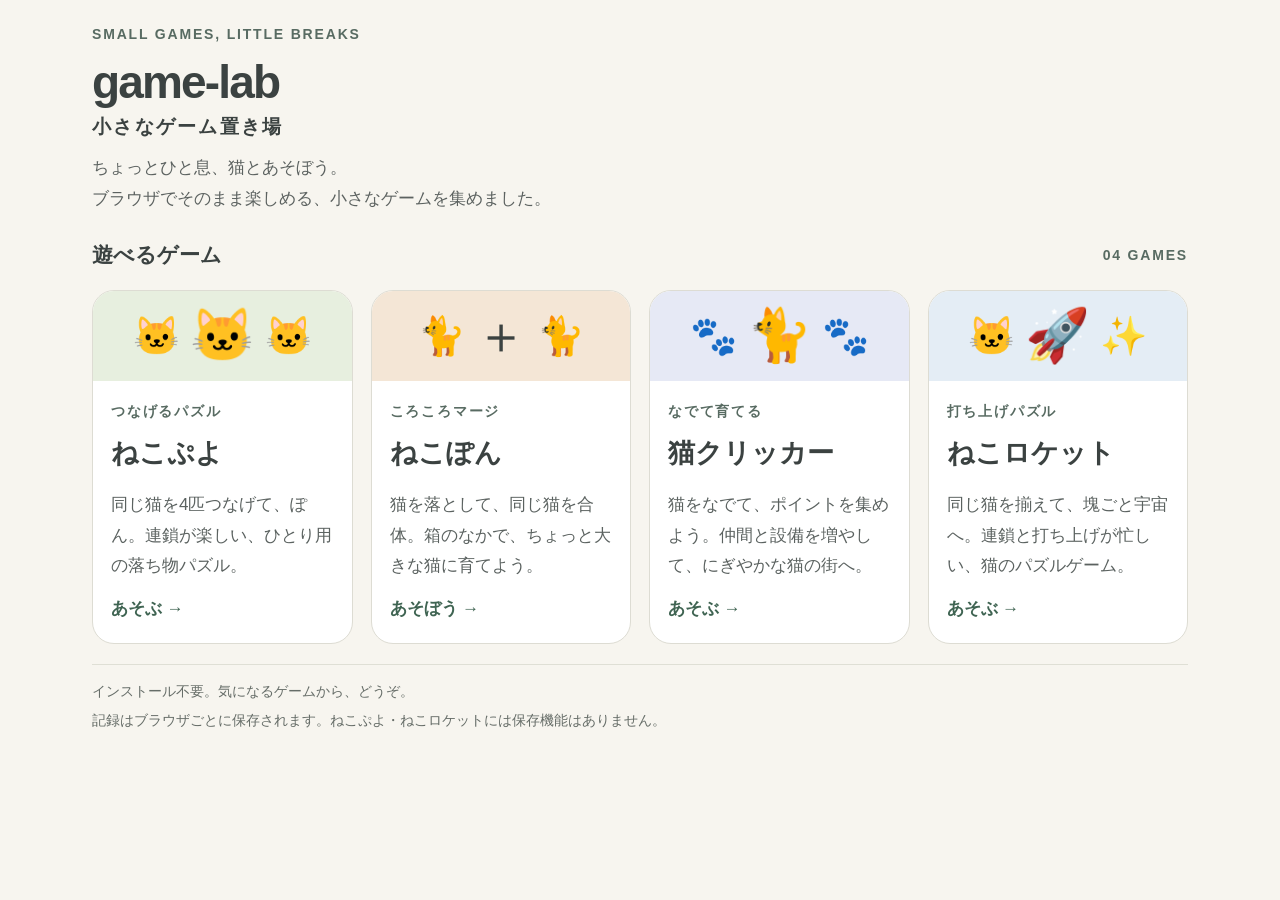
<file: index.html>
<!doctype html>
<html lang="ja">
<head>
  <meta charset="utf-8">
  <meta name="viewport" content="width=device-width, initial-scale=1">
  <meta name="description" content="ねこぷよ、ねこぽん、猫クリッカー、ねこロケット。ブラウザで気軽に遊べる、小さなゲーム置き場。">
  <meta name="theme-color" content="#f7f5ef">
  <title>game-lab | 小さなゲーム置き場</title>
  <link rel="icon" href="data:,">
  <link rel="stylesheet" href="./assets/css/style.css">
</head>
<body>
  <main class="container">
    <header class="intro">
      <p class="eyebrow">SMALL GAMES, LITTLE BREAKS</p>
      <h1>game-lab<span>小さなゲーム置き場</span></h1>
      <p class="lead">ちょっとひと息、猫とあそぼう。<br>ブラウザでそのまま楽しめる、小さなゲームを集めました。</p>
    </header>
    <section aria-labelledby="games-title">
      <div class="section-heading"><h2 id="games-title">遊べるゲーム</h2><span>04 GAMES</span></div>
      <div class="games">
        <article class="game-card puyo"><div class="card-art" aria-hidden="true">🐱 <span>🐱</span> 🐱</div><div class="card-body"><p class="genre">つなげるパズル</p><h3><a href="./nekopuyo/">ねこぷよ</a></h3><p>同じ猫を4匹つなげて、ぽん。連鎖が楽しい、ひとり用の落ち物パズル。</p><span class="play" aria-hidden="true">あそぶ →</span></div></article>
        <article class="game-card pon"><div class="card-art" aria-hidden="true">🐈 <span>＋</span> 🐈</div><div class="card-body"><p class="genre">ころころマージ</p><h3><a href="./nekopon/">ねこぽん</a></h3><p>猫を落として、同じ猫を合体。箱のなかで、ちょっと大きな猫に育てよう。</p><span class="play" aria-hidden="true">あそぼう →</span></div></article>
        <article class="game-card clicker"><div class="card-art" aria-hidden="true">🐾 <span>🐈</span> 🐾</div><div class="card-body"><p class="genre">なでて育てる</p><h3><a href="./cat-clicker/">猫クリッカー</a></h3><p>猫をなでて、ポイントを集めよう。仲間と設備を増やして、にぎやかな猫の街へ。</p><span class="play" aria-hidden="true">あそぶ →</span></div></article>
        <article class="game-card rocket"><div class="card-art" aria-hidden="true">🐱 <span>🚀</span> ✨</div><div class="card-body"><p class="genre">打ち上げパズル</p><h3><a href="./nekorocket/">ねこロケット</a></h3><p>同じ猫を揃えて、塊ごと宇宙へ。連鎖と打ち上げが忙しい、猫のパズルゲーム。</p><span class="play" aria-hidden="true">あそぶ →</span></div></article>
      </div>
    </section>
    <footer><p>インストール不要。気になるゲームから、どうぞ。</p><p>記録はブラウザごとに保存されます。ねこぷよ・ねこロケットには保存機能はありません。</p></footer>
  </main>
</body>
</html>
</file>
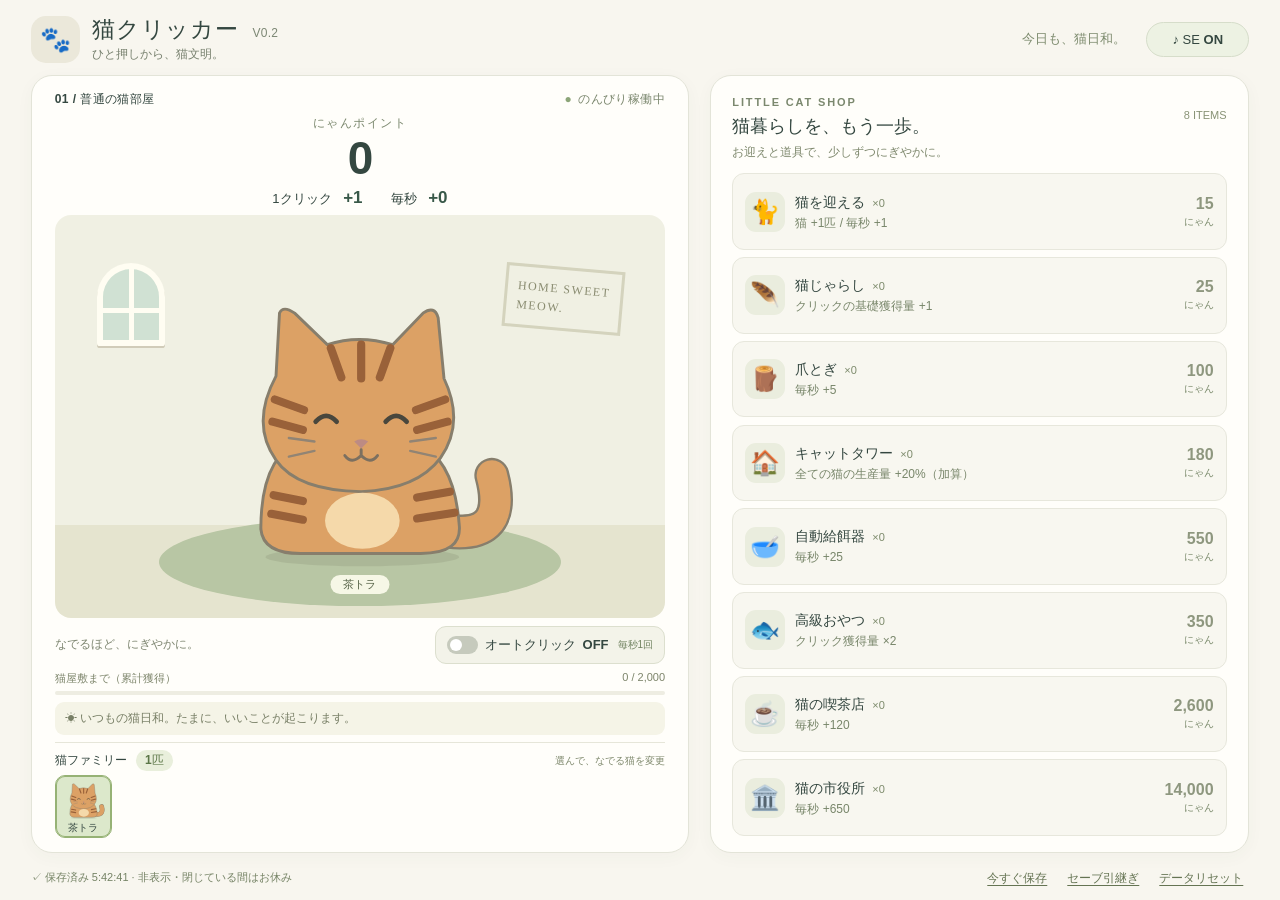
<file: cat-clicker/index.html>
<!doctype html>
<html lang="ja">
<head>
  <meta charset="utf-8"><meta name="viewport" content="width=device-width, initial-scale=1"><meta name="theme-color" content="#f8f6ef">
  <title>猫クリッカー V0.2</title>
  <link rel="icon" href="data:image/svg+xml,%3Csvg xmlns=%22http://www.w3.org/2000/svg%22 viewBox=%220 0 64 64%22%3E%3Ctext y=%2252%22 font-size=%2252%22%3E🐱%3C/text%3E%3C/svg%3E">
  <link rel="stylesheet" href="style.css">
  <script src="engine.js" defer></script><script src="cats.js" defer></script><script src="audio.js" defer></script><script src="game.js" defer></script>
</head>
<body>
<div class="app">
  <header>
    <div class="brand"><span class="brand-icon" aria-hidden="true">🐾</span><div><h1>猫クリッカー <span>V0.2</span></h1><p>ひと押しから、猫文明。</p></div></div>
    <div class="header-actions"><span class="version">今日も、猫日和。</span><button id="sound" aria-pressed="true" title="効果音の切り替え">♪ SE <b>ON</b></button></div>
  </header>
  <main>
    <section class="play panel" aria-label="猫のお部屋">
      <div class="room-heading"><span id="stage">01 / 普通の猫部屋</span><span class="live-dot">のんびり稼働中</span></div>
      <div class="balance"><div class="eyebrow">にゃんポイント</div><div id="points">0</div><div class="rates"><span>1クリック <b id="click-value">+1</b></span><span>毎秒 <b id="production">+0</b></span></div></div>
      <div class="cat-scene" id="scene">
        <div class="window" aria-hidden="true"></div><span class="wall-note" aria-hidden="true">HOME SWEET<br>MEOW.</span><div class="rug" aria-hidden="true"></div>
        <button id="cat-button" aria-label="猫をクリックしてポイント獲得"></button>
        <div id="event-visual"></div><div id="particles" aria-hidden="true"></div><div class="cat-name" id="cat-name">茶トラ</div>
        <span id="scene-event-label" hidden></span>
      </div>
      <div class="interaction"><span class="hint">なでるほど、にぎやかに。</span><button id="auto" aria-pressed="false" title="ONで毎秒1回なでます"><span class="switch"></span>オートクリック <b>OFF</b><small>毎秒1回</small></button></div>
      <div class="stage-progress"><div class="progress-label"><span id="next-stage">猫屋敷まで</span><span id="progress-text">0 / 2,000</span></div><div class="progress"><div id="progress-bar"></div></div></div>
      <div id="event-area" class="event-area"><span id="event-message" role="status"></span><span id="event-countdown"></span></div>
      <section class="colony" aria-label="猫ファミリー">
        <div class="colony-header"><h2>猫ファミリー <span id="cat-count">1匹</span></h2><span class="colony-help" id="family-note">選んで、なでる猫を変更</span></div>
        <div id="cat-family"></div>
      </section>
    </section>
    <aside class="shop panel" aria-label="アップグレードショップ">
      <div class="section-title"><div><span class="eyebrow">LITTLE CAT SHOP</span><h2>猫暮らしを、もう一歩。</h2></div><span>8 ITEMS</span></div>
      <p class="shop-help">お迎えと道具で、少しずつにぎやかに。</p><div id="shop-items"></div>
    </aside>
  </main>
  <footer><span id="save-status" role="status">自動保存の準備中</span><div class="footer-actions"><button id="save">今すぐ保存</button><button id="transfer">セーブ引継ぎ</button><button id="reset">データリセット</button></div></footer>
</div>
<div id="toast" role="status"></div>
<dialog id="reset-dialog"><h2>本当にリセットしますか？</h2><p>V0.2のポイント、猫、購入した道具を初期状態に戻します。V0.1の保存とSE設定は残ります。</p><div class="dialog-actions"><button id="cancel-reset">やめる</button><button id="confirm-reset">リセットする</button></div></dialog>
<dialog id="transfer-dialog">
  <h2>セーブデータの引継ぎ</h2><p>V0.1の保存JSON、またはV0.2のバックアップを貼り付けてください。現在の進行は、確認後に置き換わります。</p>
  <details><summary>V0.1からデータを取り出すには</summary><p>同じブラウザでV0.1を開き「今すぐ保存」。F12 → Console（コンソール）で次の1行を入力すると、保存データをコピーできます。</p><code>copy(localStorage.getItem('cat-clicker-v01'))</code><p>この処理はV0.1の保存を書き換えません。コピーした内容を下へ貼り付けてください。</p></details>
  <label for="import-data">保存JSON</label><textarea id="import-data" rows="4" spellcheck="false" placeholder="ここに保存データを貼り付け"></textarea>
  <p id="import-status" role="status">V0.1とV0.2の形式に対応しています。</p>
  <div class="dialog-actions"><button id="export-save">今のデータを書き出す</button><button id="preview-import">内容を確認</button><button id="apply-import" hidden>この内容を読み込む</button><button id="close-transfer">閉じる</button></div>
</dialog>
</body></html>
</file>
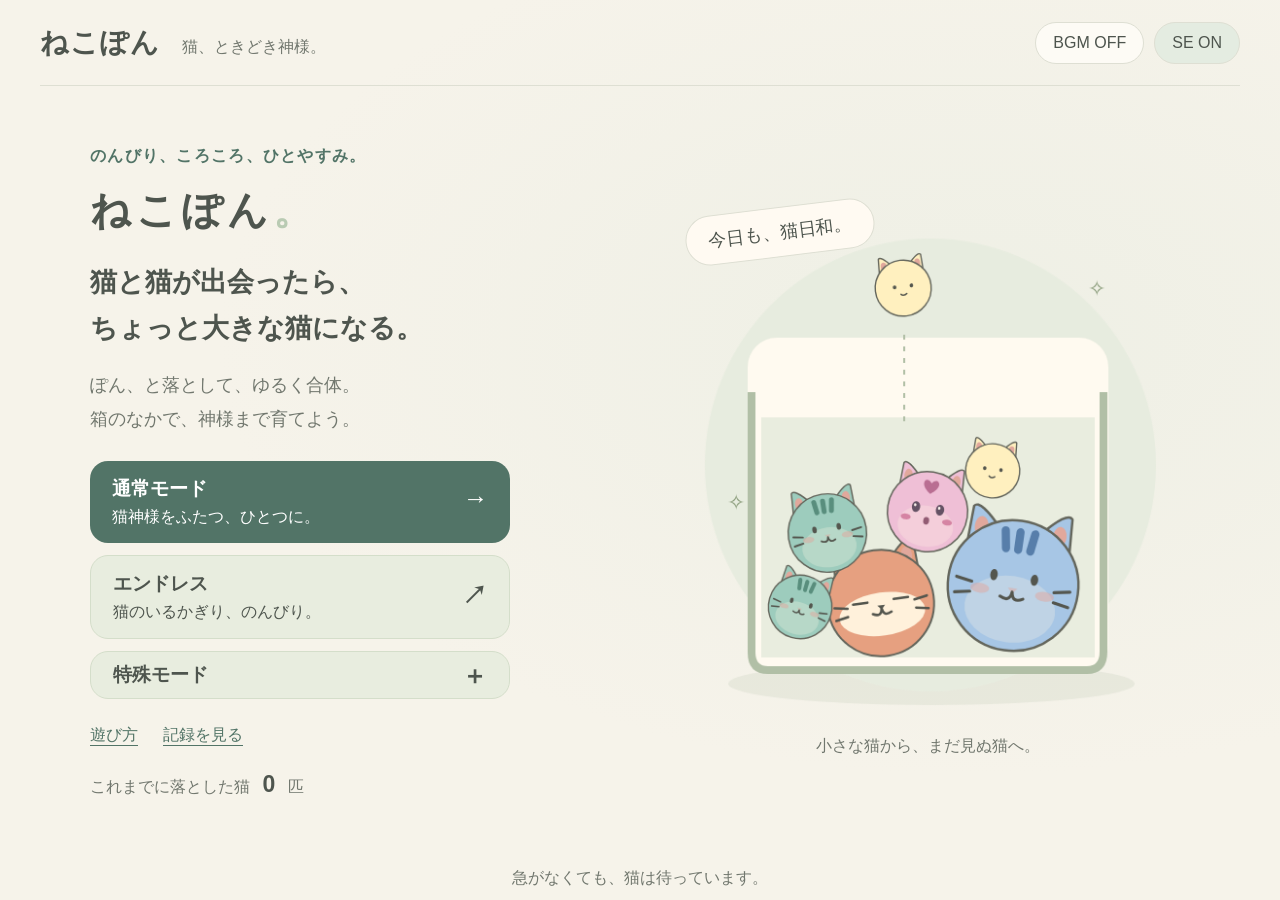
<file: nekopon/index.html>
<!doctype html>
<html lang="ja">
<head>
  <meta charset="utf-8"><meta name="viewport" content="width=device-width, initial-scale=1, viewport-fit=cover">
  <meta name="theme-color" content="#f6f3ea">
  <title>ねこぽん — 猫、ときどき神様。</title>
  <link rel="icon" href="data:,">
  <link rel="stylesheet" href="style.css">
  <link rel="stylesheet" href="responsive.css">
</head>
<body>
  <div class="app">
    <header class="topbar"><a class="brand" href="#" id="home">ねこぽん<span>猫、ときどき神様。</span></a><div class="audio-controls"><button id="bgm" class="pill" aria-pressed="false">BGM OFF</button><button id="se" class="pill" aria-pressed="true">SE ON</button></div></header>
    <main id="title-screen" class="title-screen">
      <section class="intro"><p class="eyebrow">のんびり、ころころ、ひとやすみ。</p><h1>ねこぽん<span class="title-dot">。</span></h1><p class="lead">猫と猫が出会ったら、<br>ちょっと大きな猫になる。</p><p class="intro-note">ぽん、と落として、ゆるく合体。<br>箱のなかで、神様まで育てよう。</p>
        <div class="mode-buttons"><button id="normal" class="primary">通常モード <span>猫神様をふたつ、ひとつに。</span><b aria-hidden="true">→</b></button><button id="endless" class="secondary">エンドレス <span>猫のいるかぎり、のんびり。</span><b aria-hidden="true">↗</b></button><button id="special" class="secondary" aria-haspopup="dialog">特殊モード <b aria-hidden="true">＋</b></button></div>
        <div class="title-links"><button id="help-title" class="text-button">遊び方</button><button id="records" class="text-button">記録を見る</button></div>
        <p class="lifetime">これまでに落とした猫 <strong id="title-drops">0</strong> 匹</p>
      </section>
      <section class="hero-art" aria-label="箱に集まった、まるい猫たち"><div class="hero-label">今日も、猫日和。</div><canvas id="hero" width="540" height="570"></canvas><p>小さな猫から、まだ見ぬ猫へ。</p></section>
    </main>
    <main id="play-screen" class="play-screen" hidden>
      <aside class="stats-panel panel">
        <div class="mode-row"><span class="eyebrow" id="mode-label">通常モード</span><span class="status-dot"></span></div>
        <div class="score-block"><label>スコア</label><strong id="score">0</strong><div class="best-row">BEST <span id="best">0</span></div></div>
        <div class="next-block"><label>NEXT</label><canvas id="next-cat" width="150" height="105"></canvas><strong id="next-name">チビ</strong></div>
        <div id="play-controls" class="play-controls">
          <div class="small-stats"><p>今回の猫 <strong><span id="drops">0</span> 匹</strong></p><p>通算の猫 <strong><span id="total-drops">0</span> 匹</strong></p></div>
          <button id="pause" class="secondary">一時停止 <span aria-hidden="true">Ⅱ</span></button>
        </div>
      </aside>
      <section class="board-column"><div class="board-heading"><span id="current-name">チビを落とす</span><span id="ready">ぽん、とどうぞ</span></div><div class="board-shell"><canvas id="board" width="480" height="660" tabindex="0" role="application" aria-label="猫を落とす箱。左右キーで移動、SpaceまたはEnterで落下。PまたはEscapeで一時停止。"></canvas><div id="toast" class="toast" aria-live="polite"></div></div><p class="board-caption" id="board-caption">同じ猫が出会うと、ひとつ大きく。</p></section>
      <aside class="guide-panel panel"><div class="guide-heading"><h2>猫のあゆみ</h2><span id="found-count">0 / 10</span></div><p class="muted">出会った猫を、少しずつ。</p><ol id="catalog" class="catalog"></ol><div class="mini-help"><h3>あそびかた</h3><p>左右にねらって、クリック。<br>同じ猫どうしで、ぽん。</p><button id="help-play" class="text-button">操作をくわしく →</button></div></aside>
      <div class="mobile-tools"><button id="collection" class="secondary">猫のあゆみ</button><button id="help-mobile" class="secondary">遊び方</button></div>
    </main>
    <footer id="footer">急がなくても、猫は待っています。</footer>
    <p id="save-warning" class="save-warning" hidden>保存できないため、記録はこの画面を閉じるまで有効です。</p>
  </div>
  <dialog id="modal"><div class="modal-content"><div id="modal-body"></div><div id="modal-actions" class="modal-actions"></div></div></dialog>
  <script src="src/config.js"></script><script src="src/modes.js"></script><script src="src/physics.js"></script><script src="src/engine.js"></script><script src="src/storage.js"></script><script src="src/renderer.js"></script><script src="src/audio.js"></script><script src="src/app.js"></script>
</body>
</html>
</file>
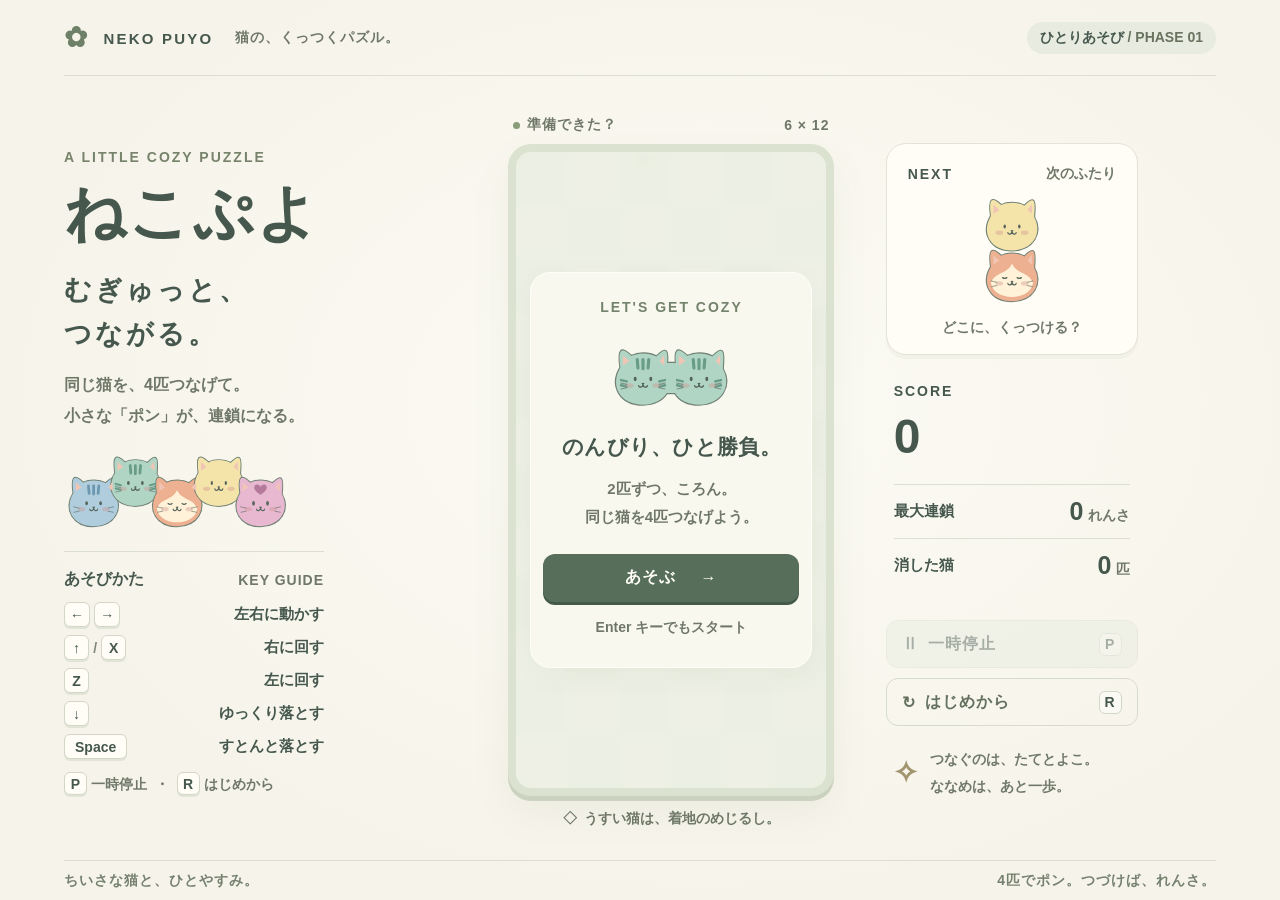
<file: nekopuyo/index.html>
<!doctype html>
<html lang="ja">
<head>
  <meta charset="utf-8">
  <meta name="viewport" content="width=device-width, initial-scale=1">
  <meta name="theme-color" content="#f6f4ea">
  <title>ねこぷよ</title>
  <link rel="icon" href="data:,">
  <link rel="stylesheet" href="styles.css">
  <script defer src="src/config.js"></script>
  <script defer src="src/engine.js"></script>
  <script defer src="src/renderer.js"></script>
  <script defer src="src/input.js"></script>
  <script defer src="src/app.js"></script>
</head>
<body>
  <div class="app-shell">
    <header class="masthead">
      <a class="wordmark" href="./index.html" aria-label="ねこぷよ ホーム"><span class="paw" aria-hidden="true">✿</span> NEKO PUYO</a>
      <span class="header-note">猫の、くっつくパズル。</span>
      <span class="phase-tag">ひとりあそび <span> / PHASE 01</span></span>
    </header>

    <main class="game-layout">
      <aside class="intro">
        <div class="intro-copy">
          <p class="eyebrow">A LITTLE COZY PUZZLE</p>
          <h1 data-game-title>ねこぷよ</h1>
          <p class="catchphrase">むぎゅっと、<br>つながる。</p>
          <p class="description">同じ猫を、4匹つなげて。<br>小さな「ポン」が、連鎖になる。</p>
        </div>
        <canvas id="family" class="family" aria-label="青い縦線、緑のしま、オレンジのハチワレ、黄色のまる、桃色のハートの5種類の猫"></canvas>
        <section class="how-to" aria-labelledby="how-title">
          <h2 id="how-title">あそびかた <span>KEY GUIDE</span></h2>
          <div class="key-row"><span><kbd>←</kbd> <kbd>→</kbd></span><span>左右に動かす</span></div>
          <div class="key-row"><span><kbd>↑</kbd> <span class="or">/</span> <kbd>X</kbd></span><span>右に回す</span></div>
          <div class="key-row"><span><kbd>Z</kbd></span><span>左に回す</span></div>
          <div class="key-row"><span><kbd>↓</kbd></span><span>ゆっくり落とす</span></div>
          <div class="key-row"><span><kbd class="wide-key">Space</kbd></span><span>すとんと落とす</span></div>
          <p class="key-foot"><kbd>P</kbd> 一時停止 <span>・</span> <kbd>R</kbd> はじめから</p>
        </section>
      </aside>

      <section class="play-area" aria-label="ゲーム盤面">
        <div class="board-heading"><span><i class="status-dot"></i><span id="state-label">準備できた？</span></span><span>6 × 12</span></div>
        <div class="board-frame" id="board-frame">
          <canvas id="board" role="img" aria-label="6列12段の猫パズル盤面"></canvas>
          <div id="chain-toast" class="chain-toast" aria-hidden="true"></div>
          <div id="overlay" class="overlay">
            <div class="overlay-card">
              <p class="overlay-eyebrow" id="overlay-eyebrow">LET'S GET COZY</p>
              <canvas id="welcome-cats" aria-hidden="true"></canvas>
              <h2 id="overlay-title">のんびり、ひと勝負。</h2>
              <p id="overlay-description">2匹ずつ、ころん。<br>同じ猫を4匹つなげよう。</p>
              <button id="main-action" class="button primary">あそぶ <span aria-hidden="true">→</span></button>
              <p id="start-hint" class="start-hint">Enter キーでもスタート</p>
            </div>
          </div>
        </div>
        <p class="board-caption"><span aria-hidden="true">◇</span> うすい猫は、着地のめじるし。</p>
      </section>

      <aside class="dashboard">
        <section class="next-card" aria-label="次の猫">
          <div class="card-heading"><h2>NEXT</h2><span>次のふたり</span></div>
          <canvas id="next" aria-label="次に落ちる2匹"></canvas>
          <p>どこに、くっつける？</p>
        </section>
        <section class="score-card" aria-label="成績">
          <h2>SCORE</h2>
          <p class="score" id="score">0</p>
          <div class="stat-row"><span>最大連鎖</span><p><strong id="max-chain">0</strong> <span>れんさ</span></p></div>
          <div class="stat-row"><span>消した猫</span><p><strong id="cleared-count">0</strong> <span>匹</span></p></div>
        </section>
        <div class="game-actions">
          <button id="pause" class="button secondary" disabled><span aria-hidden="true">Ⅱ</span> 一時停止 <kbd>P</kbd></button>
          <button id="restart" class="button quiet"><span aria-hidden="true">↻</span> はじめから <kbd>R</kbd></button>
        </div>
        <div class="little-tip"><span class="tip-mark" aria-hidden="true">✧</span><p>つなぐのは、たてとよこ。<br>ななめは、あと一歩。</p></div>
      </aside>

      <nav class="touch-controls" aria-label="タッチ操作">
        <button data-action="left" aria-label="左に移動">←</button>
        <button data-action="right" aria-label="右に移動">→</button>
        <button data-action="rotateLeft" aria-label="左回転">↶</button>
        <button data-action="rotateRight" aria-label="右回転">↷</button>
        <button data-action="softDrop" aria-label="ソフトドロップ">↓</button>
        <button data-action="hardDrop" aria-label="ハードドロップ">⇓</button>
      </nav>
    </main>
    <footer><span>ちいさな猫と、ひとやすみ。</span><span>4匹でポン。つづけば、れんさ。</span></footer>
    <p class="sr-only" id="announcement" aria-live="polite"></p>
  </div>
</body>
</html>
</file>
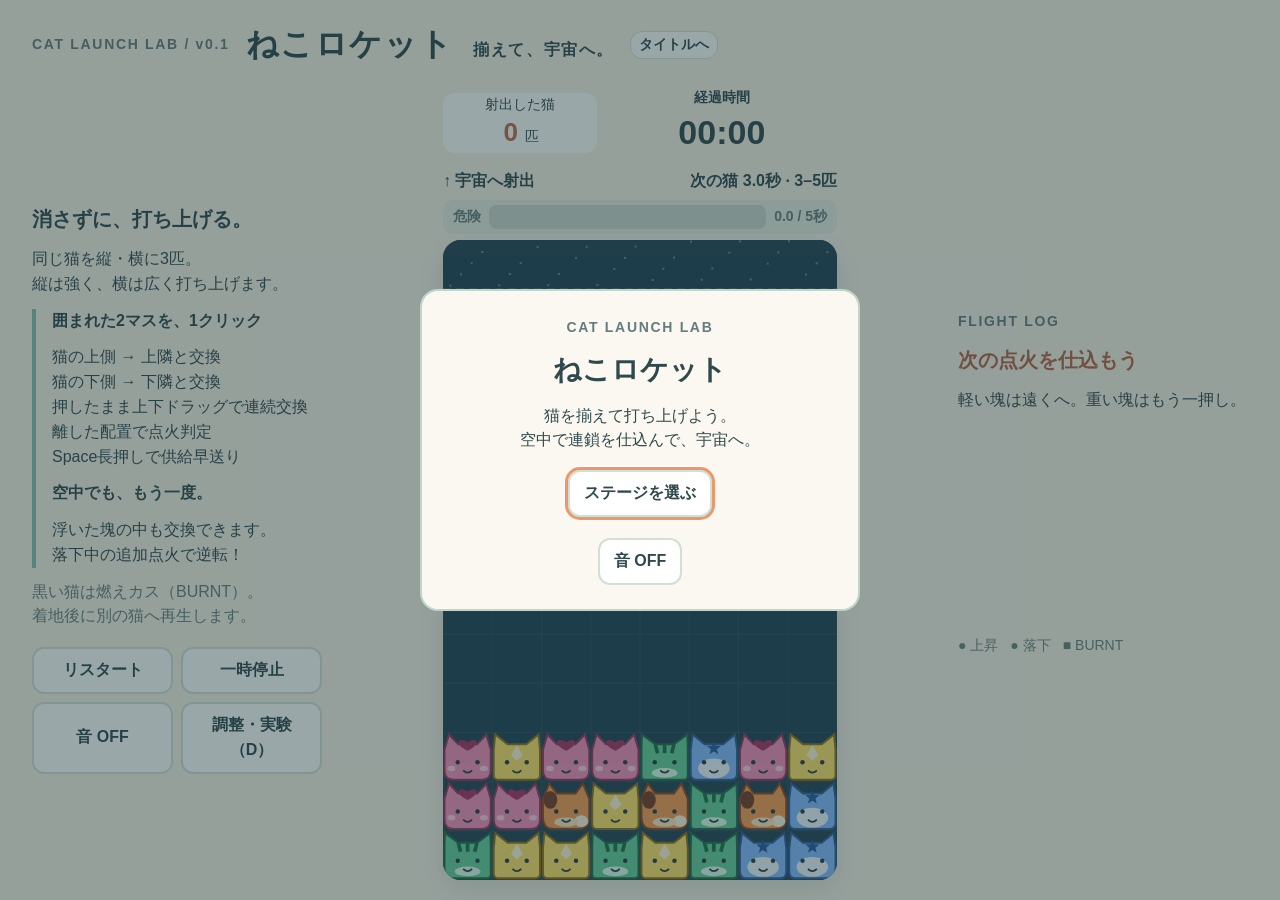
<file: nekorocket/index.html>
<!doctype html>
<html lang="ja"><head><meta charset="utf-8"><meta name="viewport" content="width=device-width,initial-scale=1"><title>ねこロケット v0.1</title><link rel="stylesheet" href="style.css?v=20261008-ui-phase-1"></head>
<body><main>
<header><div><span class="eyebrow">CAT LAUNCH LAB / v0.1</span><h1>ねこロケット<span>揃えて、宇宙へ。</span></h1><button id="toTitle" class="menu-link">タイトルへ</button></div></header>
<section class="play"><aside><h2>消さずに、打ち上げる。</h2><p>同じ猫を縦・横に3匹。<br>縦は強く、横は広く打ち上げます。</p><div class="guide"><b>囲まれた2マスを、1クリック</b><p>猫の上側 → 上隣と交換<br>猫の下側 → 下隣と交換<br>押したまま上下ドラッグで連続交換<br>離した配置で点火判定<br>Space長押しで供給早送り</p><b>空中でも、もう一度。</b><p>浮いた塊の中も交換できます。<br>落下中の追加点火で逆転！</p></div><p class="note">黒い猫は燃えカス（BURNT）。<br>着地後に別の猫へ再生します。</p><div class="controls"><button id="restart">リスタート</button><button id="pause">一時停止</button><button id="sound" aria-pressed="false">音 OFF</button><button id="debugToggle">調整・実験（D）</button></div></aside>
<div class="board-wrap"><div class="board-stats" id="boardStats"><div class="score"><span class="score-caption">射出した猫</span><span><strong id="score">0</strong> 匹</span></div><div id="timer" class="timer" data-stage="0"><span class="timer-caption">経過時間</span><strong id="elapsed">00:00</strong><span id="stageLabel" class="stage-label" aria-live="polite"></span></div></div><div class="board-top" id="boardTop"><span>↑ 宇宙へ射出</span><span class="feed-status"><span id="next">次の猫 3.0秒</span><span id="fast" hidden>FAST</span></span></div><div id="dangerPanel" class="danger"><span>危険</span><progress id="danger" max="5" value="0" aria-label="危険ゲージ"></progress><span id="dangerText">0.0 / 5秒</span></div><div class="canvas-wrap"><canvas id="board" aria-label="縦2マスをクリック交換、猫を上下ドラッグして連続交換" tabindex="0"></canvas><div id="overlay" hidden><strong>GAME OVER</strong><p>リスタートでもう一度</p></div></div></div>
<aside class="telemetry"><span class="eyebrow">FLIGHT LOG</span><h2 id="flight">次の点火を仕込もう</h2><p id="status">まず浮かせて、連鎖で宇宙へ。</p><div id="log" aria-live="polite"></div><div class="legend"><span>● 上昇</span><span>● 落下</span><span>■ BURNT</span></div></aside></section>
</main>
<dialog id="menu" aria-label="ねこロケット 開始メニュー">
  <section id="titlePanel"><span class="eyebrow">CAT LAUNCH LAB</span><h2>ねこロケット</h2><p>猫を揃えて打ち上げよう。<br>空中で連鎖を仕込んで、宇宙へ。</p><button id="selectStage">ステージを選ぶ</button></section>
  <section id="selectPanel" hidden><h2>ステージ選択</h2><p>基本惑星<br>横点火で浮かせ、縦点火・連鎖で射出。</p><button id="startStandard">基本惑星をはじめる</button><button id="backTitle">戻る</button></section>
  <button id="menuSound" aria-pressed="false">音 OFF</button>
</dialog>
<dialog id="debug"><h2>打ち上げ実験室</h2><p>配置ボタンで盤面を置き換えます。実験中は猫の自動追加を止めます。</p><div class="scenarios"><button data-scene="light">軽い塊</button><button data-scene="heavy">重い塊</button><button data-scene="air">空中点火</button><button data-scene="land">着地点火</button><button data-scene="danger">危険ライン</button><button data-scene="fusion">融合・再点火</button></div><p>空中点火：中央列の下から3段目と4段目を交換。<br>融合：着地後、左から2列目の下2マスを交換。</p><p>横点火で浮かせ、縦点火・連鎖で宇宙へ。<br>上昇加速度は負で減速。設定は選択中の惑星だけに反映します。<br>再読み込みで初期値に戻ります。</p><label class="planet-picker">実験する惑星 <select id="debugPlanet" aria-label="実験する惑星"></select></label><p>惑星変更時は盤面をリスタートします。A〜Cは将来向けの物理設定例です。</p><div id="tuning"></div><pre id="metrics"></pre><p id="dragBuild"></p><button id="saveDragTrace">直前のドラッグ診断ログを保存</button><button id="closeDebug">閉じる</button></dialog>
<script src="config.js?v=20261008-ui-phase-1"></script><script src="engine.js?v=20261008-rescue-source-1"></script><script src="js/audio/sound-manifest.js?v=20261008-ui-phase-1"></script><script src="js/audio/sound-manager.js?v=20261008-ui-phase-1"></script><script src="js/audio/bgm-manifest.js?v=20261008-bgm-1"></script><script src="js/audio/bgm-manager.js?v=20261008-bgm-1"></script><script src="js/audio/game-audio.js?v=20261008-bgm-1"></script><script src="app.js?v=20261008-rescue-source-1"></script></body></html>
</file>
<file: assets/css/style.css>
*{box-sizing:border-box}html{color-scheme:light}body{margin:0;background:#f7f5ef;color:#3b4241;font-family:"Yu Gothic UI","Meiryo",sans-serif;font-size:17px;line-height:1.8}.container{max-width:1160px;margin:auto;padding:52px 32px 24px}.eyebrow,.genre,.section-heading>span{font-weight:700;letter-spacing:.13em;font-size:14px;color:#586b62}.intro{margin-bottom:42px}h1{font-size:clamp(40px,5vw,64px);line-height:1.2;margin:12px 0 22px;letter-spacing:-.04em}h1 span{display:block;font-size:19px;letter-spacing:.12em;margin-top:12px}.lead{color:#5c6260}.section-heading{display:flex;align-items:center;justify-content:space-between;margin-bottom:16px}h2{font-size:21px;margin:0}.games{display:grid;grid-template-columns:repeat(3,minmax(0,1fr));gap:24px}.game-card{position:relative;border:1px solid #dddcd3;border-radius:22px;background:#fff;overflow:hidden;transition:transform .18s,box-shadow .18s}.game-card:hover,.game-card:focus-within{transform:translateY(-4px);box-shadow:0 12px 28px #38493c12}.card-art{height:130px;display:flex;align-items:center;justify-content:center;gap:18px;font-size:38px;background:#e7efdf}.card-art span{font-size:52px}.pon .card-art{background:#f4e6d6}.clicker .card-art{background:#e6e9f5}.card-body{padding:24px}.genre{margin:0}h3{font-size:27px;margin:5px 0 12px}h3 a{color:inherit;text-decoration:none}h3 a:after{content:"";position:absolute;inset:0}h3 a:focus-visible{outline:3px solid #3f7155;outline-offset:5px}.card-body>p:not(.genre){margin:0;min-height:94px;color:#5b6260}.play{display:block;margin-top:22px;font-weight:700;color:#3f6452}footer{margin-top:34px;padding-top:16px;border-top:1px solid #dfdfd5;color:#666d68;font-size:14px}footer p{margin:4px 0}@media(max-width:760px){.container{padding:30px 20px}.intro{margin-bottom:30px}.games{grid-template-columns:1fr}.card-art{height:105px}.card-body>p:not(.genre){min-height:0}.section-heading>span{font-size:14px}}@media(prefers-reduced-motion:reduce){.game-card{transition:none}.game-card:hover,.game-card:focus-within{transform:none}}
@media(min-width:761px) and (max-height:950px){.container{padding:22px 32px 16px}.intro{margin-bottom:22px}.eyebrow{margin:0}h1{font-size:46px;margin:8px 0 14px}h1 span{margin-top:6px}.lead{margin:8px 0}.card-art{height:90px}.card-body{padding:18px}.card-body>p:not(.genre){min-height:92px}.play{margin-top:12px}footer{margin-top:20px;padding-top:10px}}

/* 4ゲームの一覧：広いPCは4列、狭いPC・タブレットは2列。 */
.rocket .card-art{background:#e4edf5}
@media(min-width:1100px){.games{grid-template-columns:repeat(4,minmax(0,1fr));gap:18px}.card-body{padding:18px}.card-art{gap:10px}}
@media(min-width:761px) and (max-width:1099px){.games{grid-template-columns:repeat(2,minmax(0,1fr))}}
</file>
<file: cat-clicker/style.css>
*{box-sizing:border-box}
:root{font-family:"Yu Gothic UI","Meiryo",sans-serif;color:#344740;background:#f8f6ef;font-size:16px;font-synthesis:none}
body{margin:0}button,textarea{font:inherit;color:inherit}button{cursor:pointer}button:disabled{cursor:not-allowed}button:focus-visible,summary:focus-visible{outline:3px solid #b87643;outline-offset:3px}button,svg{-webkit-tap-highlight-color:transparent}button{touch-action:manipulation}[hidden]{display:none!important}
.app{width:min(1440px,100%);height:100vh;height:100dvh;min-height:600px;margin:auto;padding:clamp(10px,1.6vh,20px) clamp(16px,2.4vw,38px) 8px;display:grid;grid-template-rows:auto minmax(0,1fr) auto;gap:clamp(8px,1.2vh,14px)}
header{display:flex;align-items:center;justify-content:space-between;gap:20px}.brand{display:flex;gap:12px;align-items:center}.brand-icon{font-size:25px;background:#ebe8da;border-radius:15px;padding:9px}h1{font-size:clamp(21px,1.8vw,27px);letter-spacing:.04em;margin:0}h1 span{font-size:12px;font-weight:500;letter-spacing:.02em;color:#7c8774;margin-left:6px}.brand p{font-size:12px;color:#77806e;margin:1px 0}.header-actions{display:flex;align-items:center;gap:20px}.version{font-size:13px;color:#7d8b6e}.header-actions button{border:1px solid #d6ddca;background:#edf2e3;border-radius:20px;padding:9px 16px;font-size:13px;min-width:103px}.header-actions button[aria-pressed=false]{background:#eeede5;color:#777e70}
main{min-height:0;display:grid;grid-template-columns:minmax(0,1.22fr) minmax(360px,1fr);gap:clamp(14px,1.6vw,24px)}.panel{min-height:0;background:#fffefa;border:1px solid #e3e4d8;border-radius:21px;box-shadow:0 4px 18px #414b3509}.play{padding:clamp(12px,1.6vh,22px) clamp(16px,1.8vw,26px) 10px;display:flex;flex-direction:column;gap:clamp(5px,.8vh,10px)}
.room-heading{display:flex;justify-content:space-between;gap:10px;font-size:12px;letter-spacing:.035em;flex:none}.room-heading>span:first-child{font-weight:700}.live-dot{color:#7b876e}.live-dot:before{content:'●';color:#8ca578;margin-right:6px}.balance{text-align:center;flex:none}.eyebrow{font-size:11px;letter-spacing:.17em;color:#7b886e;font-weight:700}.balance .eyebrow{font-size:12px;letter-spacing:.12em}#points{font-size:clamp(34px,5.1vh,55px);font-weight:750;line-height:1.15;letter-spacing:-.025em;font-variant-numeric:tabular-nums;overflow-wrap:anywhere}.rates{display:flex;justify-content:center;gap:28px;font-size:13px;margin-top:3px}.rates b{color:#385848;margin-left:8px;font-size:17px}
.cat-scene{position:relative;flex:1;min-height:115px;border-radius:16px;background:linear-gradient(#f0f0e3 77%,#e5e4cf 77%);overflow:hidden;isolation:isolate;transition:background .4s}.window{position:absolute;left:7%;top:12%;width:68px;height:83px;border:6px solid #fffdf2;border-radius:36px 36px 3px 3px;background:#d0e1d3;box-shadow:0 2px 0 #d1ccb9}.window:after{content:'';position:absolute;left:26px;height:100%;width:5px;background:#fffdf2}.window:before{content:'';position:absolute;top:39px;height:5px;width:100%;background:#fffdf2}.wall-note{position:absolute;right:7%;top:13%;transform:rotate(5deg);font:12px/1.6 Georgia,serif;letter-spacing:.12em;color:#8a8c71;border:3px solid #d4d3bd;padding:10px}.rug{position:absolute;bottom:3%;left:17%;width:66%;height:22%;background:#b8c6a4;border-radius:50%}#cat-button{position:absolute;left:50%;top:50%;transform:translate(-50%,-50%);height:94%;width:min(70%,350px);padding:0;background:none;border:0;border-radius:40%;transform-origin:center 75%;z-index:2}svg{width:100%;height:100%;display:block}#cat-button:hover{filter:brightness(1.025)}#cat-button.boop{animation:boop .24s ease-out}#cat-button.auto-boop{animation:auto-boop .18s ease-out}.cat-name{position:absolute;bottom:6%;left:50%;transform:translateX(-50%);font-size:11px;background:#fffef1de;color:#576348;padding:2px 13px;border-radius:20px;pointer-events:none;z-index:3}#particles{position:absolute;inset:0;pointer-events:none;z-index:6}.particle{position:absolute;font-weight:800;color:#416b46;font-size:25px;animation:float .85s ease-out forwards;text-shadow:0 1px 2px #fffefa;white-space:nowrap}.particle.auto{font-size:17px;color:#668055;animation-duration:.65s}.particle.paw{color:#b28a61;font-size:19px;animation:drift .8s ease-out forwards}.particle.word{color:#88734e;font-size:15px;animation-duration:1s}
.interaction{display:flex;justify-content:space-between;align-items:center;gap:8px;flex:none}.hint{font-size:12px;color:#7f8772}#auto{display:flex;align-items:center;justify-content:center;gap:7px;border:1px solid #dcdfce;border-radius:11px;background:#f3f3e9;padding:9px 11px;font-size:13px;white-space:nowrap}#auto small{font-size:10px;color:#718361;margin-left:2px}#auto[aria-pressed=true]{background:#e4edd8;border-color:#9cae85}.switch{height:18px;width:31px;border-radius:20px;background:#c6cabd;padding:3px;flex:none}.switch:before{content:'';display:block;width:12px;height:12px;border-radius:50%;background:white;transition:transform .2s}#auto[aria-pressed=true] .switch{background:#73955e}#auto[aria-pressed=true] .switch:before{transform:translateX(13px)}
.stage-progress{flex:none}.progress-label{display:flex;justify-content:space-between;font-size:11px;color:#7d856b;gap:12px}.progress{height:4px;background:#eeede2;border-radius:8px;margin-top:5px;overflow:hidden}#progress-bar{height:100%;background:#9fb881;transition:width .3s}.stage-flash{animation:stage-glow .9s ease-out}.event-area{display:flex;align-items:center;justify-content:space-between;gap:8px;background:#f5f4e7;border-radius:9px;padding:7px 10px;font-size:12px;min-height:33px;flex:none;color:#787f66}.event-area.active{background:#e9efda;color:#4a653b}.event-area[data-kind=box]{background:#f6e9ce;color:#85622e}#event-countdown{white-space:nowrap;font-variant-numeric:tabular-nums;font-weight:700}#event-visual{position:absolute;inset:0;z-index:4;pointer-events:none}#scene-event-label{position:absolute;left:12px;top:10px;z-index:5;font-size:12px;font-weight:700;background:#fffefaec;border-radius:15px;padding:5px 10px;pointer-events:none;color:#5e6b4e}#claim-box{position:absolute;right:5%;bottom:8%;width:clamp(76px,7vw,112px);border:none;background:none;padding:0;pointer-events:auto;filter:drop-shadow(0 3px 0 #72562620);animation:box-pop .5s ease-out}#claim-box:hover{transform:rotate(-5deg) scale(1.05)}#claim-box span{display:block;font-size:11px;background:#fff7e0;border-radius:10px;padding:3px 0;margin-top:-5px}.snack{position:absolute;left:var(--x);top:12%;font-size:27px;animation:snack 3.6s ease-in-out infinite;animation-delay:var(--delay)}.runner{position:absolute;bottom:0;width:87px;height:82px;left:-95px;animation:run 4.5s linear infinite;filter:drop-shadow(0 3px 1px #26394026)}.runner.second{animation-delay:-2.2s;width:70px;height:65px}#scene[data-event=race]{background:linear-gradient(#d9e3df 77%,#cbd6c9 77%)}#scene[data-event=treat]{background:linear-gradient(#f1edd4 77%,#e1e4c7 77%)}
.colony{flex:none;border-top:1px solid #e6e6d9;padding-top:7px}.colony-header{display:flex;justify-content:space-between;align-items:center;gap:8px}.colony h2{font-size:12px;margin:0;font-weight:650}.colony h2 span{display:inline-block;color:#5b7647;background:#e9efdc;border-radius:20px;padding:2px 9px;margin-left:6px;font-variant-numeric:tabular-nums}.colony-help{font-size:10px;color:#7e886c}#cat-family{display:flex;gap:6px;overflow-x:auto;overflow-y:hidden;scrollbar-width:thin;scrollbar-color:#becbad #f1f3e7;padding:4px 0;min-height:66px;align-items:center}.family-cat{background:#eff0e2;border:1px solid #dfe3d0;border-radius:10px;width:57px;padding:0 3px 3px;flex:none}.family-cat svg{height:45px}.family-cat span{font-size:10px;display:block;text-align:center;line-height:1.3}.family-cat[aria-pressed=true]{background:#dce8cb;border-color:#96b275;box-shadow:inset 0 0 0 1px #96b275}.family-cat:hover{background:#e4ead4}.new-cat{animation:welcome .7s ease-out}
.shop{padding:clamp(13px,1.8vh,24px) clamp(14px,1.7vw,23px);display:flex;flex-direction:column}.section-title{display:flex;align-items:center;justify-content:space-between;gap:10px;flex:none}.section-title>span{font-size:11px;color:#899376;white-space:nowrap}h2{font-size:18px;margin:4px 0 0}.shop-help{font-size:12px;color:#7f896e;margin:6px 0 12px;flex:none}#shop-items{min-height:0;display:grid;grid-template-rows:repeat(8,minmax(0,1fr));gap:clamp(5px,.8vh,10px);flex:1}.shop-item{display:grid;grid-template-columns:40px minmax(0,1fr) auto;gap:10px;align-items:center;border:1px solid #dfe3d3;border-radius:12px;padding:7px 12px;width:100%;text-align:left;background:#f6f9ed;min-height:0;transition:background .15s,border-color .15s}.shop-item:not(:disabled):hover{background:#eaf1dd;border-color:#9eb78a}.shop-item:disabled{background:#f8f7f0;border-color:#e7e7dc}.item-icon{font-size:24px;display:grid;place-items:center;width:40px;height:40px;background:#eaedde;border-radius:11px}.item-name{font-size:14px;font-weight:700}.owned{font-size:11px;color:#7d8b6c;font-weight:400;margin-left:7px}.item-effect{display:block;font-size:12px;color:#78866a;margin-top:3px;line-height:1.35}.cost{text-align:right;font-size:16px;font-weight:700;white-space:nowrap;color:#557847;font-variant-numeric:tabular-nums}.cost small{display:block;font-size:10px;color:#788869;font-weight:400;margin-top:2px}.shop-item:disabled .cost{color:#8e977f}.shop-item.purchased{animation:purchase .55s ease-out}
footer{display:flex;justify-content:space-between;align-items:center;font-size:11px;line-height:1.4;color:#758365;gap:12px;min-height:28px}.footer-actions{display:flex;gap:8px;flex:none}footer button{border:none;background:none;font-size:12px;color:#657453;padding:5px 6px;text-decoration:underline;text-underline-offset:3px}#save-status{max-width:65%}#toast{position:fixed;bottom:48px;left:50%;transform:translateX(-50%);background:#3d5848;color:white;border-radius:12px;padding:11px 21px;font-size:14px;box-shadow:0 4px 20px #0002;pointer-events:none;opacity:0;transition:opacity .2s;max-width:90%;z-index:10}#toast.show{opacity:1}dialog{border:1px solid #d9ddcd;border-radius:20px;max-width:530px;width:90%;max-height:85dvh;overflow-y:auto;padding:24px;color:#344740;background:#fffefa}dialog::backdrop{background:#34474066}dialog p{line-height:1.8;font-size:14px}.dialog-actions{display:flex;justify-content:flex-end;gap:9px;margin-top:18px;flex-wrap:wrap}.dialog-actions button{border:1px solid #d0d5c5;border-radius:10px;padding:9px 13px;background:#f0f3e6;font-size:13px}#confirm-reset{background:#a85f49;color:white;border-color:#a85f49}#apply-import{background:#4e7047;color:white}details{font-size:13px;background:#f1f3e8;padding:10px;border-radius:10px;margin-bottom:14px}summary{cursor:pointer}code{display:block;font-size:12px;overflow-wrap:anywhere}label{font-size:13px}textarea{display:block;width:100%;resize:vertical;border:1px solid #c9d3be;border-radius:9px;padding:9px;font:12px/1.5 monospace;margin-top:6px}#import-status{font-size:13px}
@keyframes boop{35%{transform:translate(-50%,-48%) scale(.94,.92)}70%{transform:translate(-50%,-52%) scale(1.025)}}@keyframes auto-boop{50%{transform:translate(-50%,-49%) scale(.98)}}@keyframes float{from{opacity:1;transform:translateY(0)}to{opacity:0;transform:translateY(-65px)}}@keyframes drift{from{opacity:.8;transform:translate(0,0) rotate(-12deg)}to{opacity:0;transform:translate(var(--dx,20px),-45px) rotate(20deg)}}@keyframes purchase{30%{background:#dcecc6;box-shadow:0 0 0 3px #aec88955;transform:translateY(-2px)}}@keyframes welcome{30%{transform:translateY(-4px);background:#e9d9b4}}@keyframes stage-glow{25%{box-shadow:0 0 0 4px #b3c38d88}}@keyframes box-pop{from{transform:translateY(-15px) rotate(-10deg);opacity:0}to{transform:translateY(0);opacity:1}}@keyframes snack{0%,100%{transform:translateY(0) rotate(-12deg);opacity:.45}50%{transform:translateY(35px) rotate(14deg);opacity:.85}}@keyframes run{0%{left:-95px;transform:translateY(0)}25%{transform:translateY(-6px)}50%{transform:translateY(0)}75%{transform:translateY(-6px)}100%{left:105%;transform:translateY(0)}}
@media(max-height:740px) and (min-width:901px){.brand p{display:none}.brand-icon{padding:6px;font-size:22px}.play{gap:5px;padding-top:11px}.balance .eyebrow{font-size:11px}#points{font-size:34px}.rates{font-size:12px}.rates b{font-size:15px}.shop-help{margin-bottom:8px}.item-effect{font-size:11px}.shop-item{padding:5px 9px;gap:8px}.item-icon{width:34px;height:34px;font-size:21px}.shop-item{grid-template-columns:34px minmax(0,1fr) auto}.family-cat svg{height:39px}.family-cat{width:53px}#cat-family{min-height:59px}.interaction .hint{font-size:11px}#auto{padding:7px 10px}.wall-note{font-size:10px;padding:7px}.window{transform:scale(.8);transform-origin:top left}}
@media(max-width:1100px) and (min-width:901px){.interaction .hint{display:none}.interaction{justify-content:center}.item-effect{font-size:11px}.item-name{font-size:13px}.cost{font-size:14px}}
@media(max-width:900px){.app{height:auto;min-height:100dvh;padding:15px;gap:12px}main{grid-template-columns:1fr}.play{gap:10px}.cat-scene{flex:none;height:clamp(210px,36vh,320px)}.shop{padding:20px}#shop-items{grid-template-rows:none;gap:9px}.shop-item{min-height:67px;padding:9px}.version{display:none}.brand p{font-size:11px}.header-actions button{padding:8px 12px;min-width:92px}.interaction{justify-content:center}.hint{display:none}footer{flex-wrap:wrap}#save-status{max-width:100%}.family-cat svg{height:48px}.family-cat{width:62px}.colony-help{font-size:10px}}
@media(prefers-reduced-motion:reduce){*,*:before{animation:none!important;transition:none!important}.particle{animation:fade .55s linear forwards!important}.runner{left:8%;bottom:3%}.runner.second{left:76%}.snack{opacity:.6}@keyframes fade{to{opacity:0}}}
</file>
<file: nekopon/style.css>
:root{color-scheme:light;--ink:#4e554e;--muted:#71776e;--paper:#f6f3ea;--green:#527467;--mint:#e4ece1;--peach:#f0d4c2;--line:#dedfd3;font-family:"Zen Maru Gothic","Hiragino Maru Gothic ProN","BIZ UDGothic","Yu Gothic",Meiryo,sans-serif;font-size:18px;color:var(--ink);background:var(--paper)}
*{box-sizing:border-box}body{margin:0;background:radial-gradient(ellipse at 76% 38%,#e5ebdf77,transparent 55%),var(--paper)}button,a{-webkit-tap-highlight-color:transparent}button{font:inherit;color:inherit;cursor:pointer;border:0;transition:background .15s,transform .15s}button:hover{filter:brightness(.97)}button:active{transform:translateY(1px)}button:focus-visible,a:focus-visible,canvas:focus-visible{outline:3px solid #658c7c;outline-offset:4px}button:disabled{opacity:.5;cursor:default}[hidden]{display:none!important}h1,h2,h3,p{margin:0}h2{font-size:25px}h3{font-size:19px}label,.eyebrow{font-size:16px;font-weight:700;letter-spacing:.08em}.muted{color:var(--muted);font-size:16px}.app{max-width:1450px;height:100dvh;min-height:500px;padding:0 40px;margin:auto;display:flex;flex-direction:column}.topbar{height:86px;flex-shrink:0;display:flex;align-items:center;justify-content:space-between;border-bottom:1px solid var(--line)}.brand{color:var(--ink);font-weight:800;font-size:28px;letter-spacing:.04em;text-decoration:none}.brand span{font-size:16px;font-weight:500;letter-spacing:0;margin-left:22px;color:var(--muted)}.audio-controls{display:flex;gap:10px}.pill{background:#fdfbf5;border:1px solid var(--line);border-radius:50px;font-size:16px;padding:10px 17px;min-height:42px}.pill[aria-pressed=true]{background:var(--mint)}
.title-screen{display:grid;grid-template-columns:1fr 1fr;align-items:center;gap:50px;max-width:1100px;width:100%;margin:auto}.intro{padding:20px 0}.intro .eyebrow{color:var(--green);margin-bottom:16px}h1{font-size:40px;letter-spacing:.12em;font-weight:900;margin-bottom:22px}.title-dot{color:#b9cbb3}.lead{font-size:27px;line-height:1.7;font-weight:700}.intro-note{line-height:1.9;margin:16px 0 25px;color:var(--muted)}.mode-buttons{display:grid;gap:12px;max-width:420px}.primary,.secondary{border-radius:18px;padding:15px 22px;min-height:48px;font-size:19px;font-weight:700}.primary{background:var(--green);color:#fff}.secondary{background:#e8eddf;border:1px solid #d4deca}.mode-buttons button{text-align:left;position:relative;padding-right:50px}.mode-buttons button span{display:block;font-size:16px;font-weight:500;margin-top:5px}.mode-buttons button b{position:absolute;right:22px;top:23px;font-size:25px}.title-links{display:flex;gap:25px;margin:16px 0}.text-button{background:transparent;padding:8px 0;font-size:16px;text-decoration:underline;text-underline-offset:5px;color:var(--green);min-height:40px}.lifetime{font-size:16px;color:var(--muted)}.lifetime strong{font-size:23px;color:var(--ink);margin:0 8px}.hero-art{position:relative;text-align:center}.hero-art canvas{width:100%;max-height:570px;object-fit:contain}.hero-art p{font-size:16px;color:var(--muted);margin-top:-10px}.hero-label{position:absolute;top:20px;left:20px;background:#fffaf2;border:1px solid var(--line);border-radius:50px;padding:12px 22px;transform:rotate(-7deg)}footer{height:42px;flex-shrink:0;text-align:center;font-size:16px;color:var(--muted);padding:10px 0}
.play-screen{display:grid;grid-template-columns:minmax(200px,250px) minmax(0,510px) minmax(230px,290px);justify-content:center;gap:28px;min-height:0;flex:1;padding:22px 0 8px;align-items:stretch}.panel{border:1px solid var(--line);background:#fdfbf5b8;border-radius:24px;padding:22px;min-height:0;align-self:center;max-height:100%;overflow:auto}.stats-panel{display:flex;flex-direction:column;gap:22px}.mode-row{display:flex;justify-content:space-between;align-items:center}.status-dot{width:8px;height:8px;border-radius:100%;background:#91ad8e}.score-block>strong{display:block;font-size:32px;letter-spacing:.03em;margin:5px 0 12px}.best-row{display:flex;justify-content:space-between;font-size:16px;color:var(--muted);padding-top:12px;border-top:1px solid var(--line)}.best-row span{font-weight:700;color:var(--ink)}.next-block{text-align:center;background:#f0f1e8;border-radius:18px;padding:12px}.next-block label{display:block;text-align:left;color:var(--muted)}.next-block canvas{display:block;width:125px;height:88px;margin:auto}.next-block strong{font-size:18px}.small-stats p{display:flex;justify-content:space-between;font-size:16px;line-height:2}.small-stats strong{font-weight:500}.stats-panel>button{width:100%;font-size:18px;padding:12px}.board-column{min-width:0;min-height:0;display:flex;flex-direction:column;align-items:center}.board-heading{display:flex;justify-content:space-between;gap:12px;width:100%;max-width:480px;font-size:16px;padding:0 5px 10px;flex-shrink:0}.board-heading span:last-child{color:var(--green)}.board-shell{position:relative;min-height:0;flex:1;width:100%;display:flex;justify-content:center;align-items:center}.board-shell canvas{max-width:100%;max-height:100%;width:auto;height:100%;aspect-ratio:480/660;object-fit:contain;touch-action:none;border-radius:24px;user-select:none}.board-caption{font-size:16px;color:var(--muted);padding-top:10px;flex-shrink:0;text-align:center}.toast{position:absolute;top:27%;left:50%;transform:translateX(-50%);width:max-content;max-width:94%;padding:12px 20px;background:#fffaf0ed;border:1px solid #d8d9b9;box-shadow:0 8px 28px #5e614b15;border-radius:50px;pointer-events:none;font-weight:700;font-size:18px;opacity:0;transition:opacity .2s}.toast.visible{opacity:1}.guide-panel{display:flex;flex-direction:column;height:100%;max-height:740px;overflow:hidden}.guide-heading{display:flex;justify-content:space-between;align-items:center;gap:10px}.guide-heading h2{font-size:24px}.guide-heading span{font-size:16px;color:var(--green);white-space:nowrap}.guide-panel>.muted{margin:8px 0 14px}.catalog{list-style:none;padding:0;margin:0;overflow:auto;min-height:0;flex:1}.catalog li{display:flex;align-items:center;gap:10px;border-bottom:1px dashed var(--line);height:49px;font-size:18px}.catalog .rank{font-size:16px;color:var(--muted);width:23px}.catalog canvas{width:42px;height:42px}.catalog .locked{color:#858b81}.mini-help{margin-top:16px;border-top:1px solid var(--line);padding-top:14px}.mini-help p{font-size:16px;line-height:1.7;margin-top:7px}.mobile-tools{display:none}dialog{border:1px solid var(--line);border-radius:28px;padding:0;width:min(520px,calc(100vw - 28px));max-height:calc(100dvh - 32px);color:var(--ink);background:#fffdf7;box-shadow:0 20px 100px #36493525}dialog::backdrop{background:#414a4266;backdrop-filter:blur(5px)}.modal-content{padding:32px}.modal-content h2{margin-bottom:15px;font-size:27px}.modal-content p{line-height:1.8;margin-bottom:12px}.modal-content .eyebrow{color:var(--green)}.modal-content .result-score{font-size:40px;font-weight:800;margin:15px 0}.modal-actions{display:grid;gap:10px;margin-top:24px}.record-list{margin:15px 0}.record-list div{display:flex;justify-content:space-between;gap:20px;padding:12px 0;border-bottom:1px solid var(--line);font-size:16px}.record-list dt,.record-list dd{margin:0}.record-list dd{font-weight:700;text-align:right}.modal-content .catalog{max-height:50dvh}.save-warning{position:fixed;bottom:6px;left:50%;transform:translateX(-50%);background:#f4dfcc;padding:10px;border-radius:12px;z-index:10;font-size:16px;width:max-content;max-width:95%}

/* Extra modes share the existing title and dialog layouts. */
.mode-buttons #special { min-height:48px; padding-top:10px; padding-bottom:10px; }
.mode-buttons #special b { top:50%; transform:translateY(-50%); }
.special-choices { display:grid; gap:12px; }
.special-choices button { display:grid; gap:5px; text-align:left; padding:14px 18px; }
.special-choices strong { font-size:19px; }
.special-choices span { font-size:16px; font-weight:500; line-height:1.5; }
.board-heading #ready.is-urgent { color:#a46348; font-weight:700; }
</file>
<file: nekopon/responsive.css>
/* Shared DOM: the same counters and pause button move between the sidebar and footer. */
.play-controls { display: contents; }
.stats-panel #pause { width: 100%; font-size: 18px; padding: 12px; }

/* Desktop: retain the existing three-column composition and spacing. */
@media (min-width: 1024px) {
  .play-screen { max-height: 800px; margin: auto 0; }
}
@media (min-width: 1024px) and (max-height: 800px) {
  .app { padding: 0 28px; }
  .topbar { height: 66px; }
  .play-screen { padding-top: 14px; gap: 22px; }
  .panel { padding: 18px; }
  .stats-panel { gap: 14px; }
  .next-block canvas { height: 65px; width: 93px; }
  .next-block { padding: 8px 12px; }
  .mini-help { margin-top: 10px; padding-top: 10px; }
  .mini-help p { display: none; }
  .catalog li { height: 44px; }
  .intro { padding: 15px 0; }
  .intro .eyebrow { margin-bottom: 10px; }
  h1 { margin-bottom: 12px; }
  .lead { font-size: 24px; }
  .intro-note { margin: 10px 0 16px; }
  .hero-art canvas { max-height: 440px; }
  .title-links { margin: 8px 0; }
  .mode-buttons button { padding-top: 11px; padding-bottom: 11px; }
  footer { height: 34px; padding: 6px 0; }
  .title-screen { max-width: 1020px; }
}
@media (min-width: 1024px) and (max-width: 1100px) {
  .app { padding: 0 18px; }
  .play-screen { grid-template-columns: 195px minmax(0, 1fr) 240px; gap: 16px; }
  .panel { padding: 16px; }
  .brand span { display: none; }
  .title-screen { gap: 20px; }
}

/* Tablet: keep a readable sidebar, move the collection and instructions to dialogs. */
@media (min-width: 768px) and (max-width: 1023px) {
  .app { padding: 0 18px; }
  .topbar { height: 66px; }
  .brand span { display: none; }
  .play-screen {
    grid-template-columns: 210px minmax(0, 510px);
    grid-template-rows: minmax(0, 1fr) auto;
    gap: 12px 20px; padding-top: 14px; max-height: 840px; margin: auto 0;
  }
  .stats-panel { grid-column: 1; grid-row: 1; padding: 16px; gap: 14px; }
  .board-column { grid-column: 2; grid-row: 1 / 3; }
  .guide-panel { display: none; }
  .mobile-tools { display: grid; grid-column: 1; grid-row: 2; gap: 8px; }
  .mobile-tools button { font-size: 18px; padding: 10px; min-height: 44px; }
  .title-screen { gap: 20px; }
  .intro .lead { font-size: 24px; }
}

/* Touch surfaces and short dialogs: scroll explanations, keep their action buttons visible. */
@media (max-width: 1023px) {
  .pill { min-width: 78px; min-height: 44px; font-size: 15px; padding: 9px 12px; }
  .text-button { min-height: 44px; font-size: 17px; }
  .modal-content { display: flex; flex-direction: column; padding: 22px; max-height: calc(100dvh - 32px); }
  #modal-body { min-height: 0; overflow-y: auto; overscroll-behavior: contain; }
  #modal-body p { font-size: 18px; }
  .modal-actions { flex: none; margin-top: 16px; gap: 8px; }
  .modal-actions button { font-size: 18px; min-height: 48px; padding: 12px; }
  .modal-content .catalog { max-height: none; }
  .modal-content .catalog li { min-height: 52px; font-size: 18px; }
  .modal-content .catalog canvas { width: 46px; height: 46px; flex: none; }
  .record-list div { gap: 10px; }
}

@media (max-width: 767px) {
  .app {
    height: auto; min-height: 100dvh;
    padding: env(safe-area-inset-top, 0px) max(10px, env(safe-area-inset-right, 0px))
      env(safe-area-inset-bottom, 0px) max(10px, env(safe-area-inset-left, 0px));
  }
  .topbar { height: 60px; }
  .brand { font-size: 28px; letter-spacing: 0; }
  .brand span { display: none; }
  .audio-controls { gap: 8px; }
  .title-screen { grid-template-columns: 1fr; gap: 0; max-width: 520px; }
  .intro { padding: 26px 10px 10px; }
  .intro .eyebrow { font-size: 16px; }
  h1 { font-size: 32px; }
  .lead { font-size: 24px; }
  .intro-note { font-size: 18px; }
  .hero-art { grid-row: 2; }
  .hero-art canvas { max-height: 360px; }
  .hero-label { top: 5px; left: 5px; font-size: 16px; }
  .hero-art p { margin-top: 0; }
  .mode-buttons { max-width: none; }
  /* Compact only the phone title; keep play and dialog typography untouched. */
  .title-screen .intro { padding: 16px 10px 10px; }
  .title-screen .intro .eyebrow { font-size: 15px; line-height: 1.5; margin-bottom: 6px; }
  .title-screen h1 { font-size: 32px; line-height: 1.2; margin-bottom: 8px; }
  .title-screen .lead { font-size: 18px; line-height: 1.5; }
  .title-screen .intro-note { font-size: 16px; line-height: 1.5; margin: 8px 0 12px; }
  .title-screen .mode-buttons { gap: 10px; }
  .title-screen .mode-buttons button { font-size: 18px; line-height: 1.3; padding: 10px 50px 10px 18px; min-height: 48px; }
  .title-screen .mode-buttons button span { font-size: 16px; line-height: 1.4; margin-top: 2px; }
  .title-screen .mode-buttons button b { top: 50%; transform: translateY(-50%); }
  .title-screen .title-links { margin: 4px 0 8px; gap: 24px; }
  .title-screen .title-links button { min-height: 44px; }
  footer { height: auto; padding: 20px 0; }
}

/* Phone, plus short tablet landscape: all essential play controls share the viewport. */
@media (max-width: 767px), (max-width: 1023px) and (max-height: 540px) {
  body.is-playing .app {
    height: 100dvh; min-height: 480px;
    padding: env(safe-area-inset-top, 0px) max(10px, env(safe-area-inset-right, 0px))
      max(6px, env(safe-area-inset-bottom, 0px)) max(10px, env(safe-area-inset-left, 0px));
  }
  body.is-playing .topbar { height: 56px; }
  .play-screen {
    display: grid; grid-template-columns: minmax(0, 1fr);
    grid-template-rows: 78px minmax(0, 1fr) 56px;
    gap: 6px; padding: 6px 0 0; margin: 0; max-height: none;
  }
  .stats-panel {
    grid-column: 1; grid-row: 1; align-self: stretch;
    display: grid; grid-template-columns: minmax(0, 1fr) minmax(0, 1fr) 116px;
    grid-template-rows: 22px minmax(0, 1fr); gap: 0 10px;
    padding: 8px 12px; border-radius: 18px; overflow: hidden;
  }
  .stats-panel .mode-row { display: none; }
  .score-block { display: contents; }
  .score-block > label { grid-column: 1; grid-row: 1; font-size: 15px; letter-spacing: 0; }
  .score-block > strong {
    grid-column: 1; grid-row: 2; margin: 0; font-size: 26px;
    letter-spacing: 0; line-height: 1.2; align-self: center;
  }
  .best-row {
    grid-column: 2; grid-row: 1 / 3; display: flex; flex-direction: column;
    align-items: flex-start; justify-content: flex-start; gap: 3px;
    border: 0; padding: 0; font-size: 15px;
  }
  .best-row span { font-size: 22px; line-height: 1.4; }
  #score, #best { max-width: 100%; overflow: hidden; text-overflow: ellipsis; white-space: nowrap; }
  .next-block {
    grid-column: 3; grid-row: 1 / 3; display: grid;
    grid-template-columns: 48px minmax(0, 1fr); grid-template-rows: 22px 26px;
    align-content: center; align-items: center; padding: 0 3px;
    border-radius: 12px; min-width: 0;
  }
  .next-block label { grid-column: 2; grid-row: 1; font-size: 15px; letter-spacing: 0; }
  .next-block canvas { grid-column: 1; grid-row: 1 / 3; width: 48px; height: 34px; margin: 0; }
  .next-block strong { grid-column: 2; grid-row: 2; font-size: 16px; text-align: left; white-space: nowrap; }
  .board-column { grid-column: 1; grid-row: 2; width: 100%; justify-content: center; }
  .board-heading { font-size: 16px; padding: 0 4px 4px; max-width: 480px; }
  .board-shell {
    flex: none; height: var(--board-display-height, 100%); max-width: 480px;
    aspect-ratio: auto;
  }
  .board-shell canvas { display: block; }
  .board-caption, .guide-panel, .mobile-tools { display: none; }
  .play-controls {
    display: grid; grid-column: 1; grid-row: 3;
    grid-template-columns: minmax(0, 1fr) 120px; align-items: center; gap: 12px;
    padding: 0 4px; min-width: 0;
  }
  .small-stats { display: grid; gap: 2px; min-width: 0; }
  .small-stats p { font-size: 15px; line-height: 1.4; justify-content: flex-start; gap: 12px; }
  .small-stats strong { font-size: 16px; overflow: hidden; text-overflow: ellipsis; white-space: nowrap; }
  #pause { font-size: 18px; min-height: 48px; padding: 10px; border-radius: 15px; }
  .play-controls #pause { white-space: nowrap; }
  .play-controls #pause span { display: none; }
  .toast { font-size: 17px; white-space: normal; text-align: center; padding: 10px 16px; }
  .save-warning { position: static; transform: none; width: auto; flex: none; max-width: 100%; margin: 0; padding: 6px; font-size: 15px; }
}

/* Landscape is a compact two-column arrangement, not a squeezed portrait board. */
@media (max-width: 1023px) and (max-height: 540px) and (orientation: landscape) {
  body.is-playing .app { min-height: 320px; }
  body.is-playing .topbar { height: 52px; }
  .play-screen {
    grid-template-columns: 220px minmax(0, 1fr);
    grid-template-rows: minmax(0, 1fr) 60px; gap: 6px 16px;
  }
  .stats-panel {
    grid-column: 1; grid-row: 1; align-self: center;
    grid-template-columns: minmax(0, 1fr) 90px;
    grid-template-rows: 22px 34px 54px; padding: 10px;
  }
  .best-row { grid-column: 1; grid-row: 3; gap: 0; }
  .next-block { grid-column: 2; grid-row: 1 / 4; grid-template-columns: 1fr; grid-template-rows: 24px 52px 24px; }
  .next-block label, .next-block canvas, .next-block strong { grid-column: 1; justify-self: center; text-align: center; }
  .next-block label { grid-row: 1; }
  .next-block canvas { grid-row: 2; width: 72px; height: 50px; }
  .next-block strong { grid-row: 3; }
  .board-column { grid-column: 2; grid-row: 1 / 3; }
  .play-controls { grid-column: 1; grid-row: 2; grid-template-columns: minmax(0, 1fr) 100px; gap: 8px; padding: 0; }
  .small-stats p { gap: 4px; }
  .board-heading { font-size: 15px; }
  .modal-content { padding: 16px 20px; }
  .modal-actions { gap: 6px; margin-top: 8px; }
  .modal-actions button { min-height: 44px; padding: 8px; }
}
@media (prefers-reduced-motion: reduce) { * { transition: none !important; } }
</file>
<file: nekopuyo/styles.css>
:root {
  color-scheme:light;
  --paper:#f6f4ea;
  --ink:#46584e;
  --muted:#6f7868;
  --green:#576e5b;
  --line:#dbdfd0;
  --board-width:min(35.8vw,calc((100dvh - 150px)/2),326px);
  font-family:"Yu Gothic UI","Hiragino Maru Gothic ProN","Meiryo",sans-serif;
  font-weight:600;
  color:var(--ink);
  background:var(--paper);
}
* {
  box-sizing:border-box;
}
body {
  margin:0;
  min-width:320px;
  background:radial-gradient(ellipse at 55% 45%,#fcfbf4 0,transparent 70%),var(--paper);
}
button,a {
  -webkit-tap-highlight-color:transparent;
}
button {
  font:inherit;
  cursor:pointer;
}
button:disabled {
  opacity:.45;
  cursor:default;
}
button:focus-visible,a:focus-visible {
  outline:3px solid #977744;
  outline-offset:4px;
}
button:hover:not(:disabled) {
  filter:brightness(.97);
}
button:active:not(:disabled) {
  transform:translateY(1px);
}
h1,h2,p {
  margin:0;
}
canvas {
  display:block;
}
button,kbd {
  user-select:none;
}
.app-shell {
  max-width:1240px;
  height:100dvh;
  min-height:580px;
  margin:auto;
  padding:0 44px;
  display:grid;
  grid-template-rows:76px minmax(0,1fr) 40px;
}
.masthead {
  display:flex;
  align-items:center;
  gap:22px;
  border-bottom:1px solid var(--line);
  font-size:14px;
}
.wordmark {
  color:var(--ink);
  text-decoration:none;
  letter-spacing:2.2px;
  font-size:15px;
  font-weight:800;
  white-space:nowrap;
}
.paw {
  display:inline-block;
  font-size:28px;
  line-height:1;
  vertical-align:-3px;
  color:#6e8067;
  margin-right:8px;
}
.header-note {
  color:var(--muted);
  letter-spacing:1px;
}
.phase-tag {
  margin-left:auto;
  background:#e8ebdf;
  padding:7px 13px;
  border-radius:20px;
  white-space:nowrap;
}
.phase-tag span {
  font-size:14px;
  color:#697360;
}
.game-layout {
  display:grid;
  grid-template-columns:minmax(240px,1fr) var(--board-width) minmax(216px,.84fr);
  align-items:center;
  gap:clamp(24px,4vw,58px);
  padding:20px 0 12px;
  min-height:0;
}
.intro {
  align-self:center;
}
.eyebrow {
  font-size:14px;
  letter-spacing:2px;
  color:#77836b;
  margin-bottom:8px;
}
h1 {
  font-size:clamp(44px,4.8vw,64px);
  font-weight:800;
  letter-spacing:2px;
  line-height:1.3;
}
.catchphrase {
  font-size:27px;
  line-height:1.65;
  letter-spacing:3px;
  margin-top:15px;
}
.description {
  font-size:16px;
  line-height:1.95;
  margin-top:12px;
  color:var(--muted);
}
.family {
  width:228px;
  height:107px;
  margin:4px 0 9px;
}
.how-to {
  border-top:1px solid var(--line);
  padding-top:17px;
  max-width:260px;
}
.how-to h2 {
  font-size:16px;
  margin-bottom:12px;
  display:flex;
  justify-content:space-between;
  align-items:center;
}
.how-to h2 span {
  font-size:14px;
  letter-spacing:1px;
  color:var(--muted);
}
.key-row {
  display:flex;
  align-items:center;
  justify-content:space-between;
  font-size:15px;
  margin:8px 0;
}
.key-row>span:first-child {
  min-width:90px;
}
kbd {
  font-family:inherit;
  font-size:14px;
  display:inline-flex;
  align-items:center;
  justify-content:center;
  min-width:25px;
  height:25px;
  padding:0 5px;
  background:#fffdf5;
  border:1px solid #d2d7c8;
  border-radius:6px;
  box-shadow:0 2px 0 #e1e4d7;
  color:var(--ink);
}
.wide-key {
  padding:0 10px;
}
.or {
  font-size:14px;
  color:#7d8679;
}
.key-foot {
  font-size:14px;
  color:var(--muted);
  margin-top:13px;
  white-space:nowrap;
}
.key-foot span {
  margin:0 4px;
}
.key-foot kbd {
  height:23px;
  min-width:23px;
}
.play-area {
  width:var(--board-width);
  align-self:center;
}
.board-heading {
  display:flex;
  justify-content:space-between;
  align-items:center;
  font-size:14px;
  padding:0 5px 10px;
  letter-spacing:1px;
  color:var(--muted);
}
.board-heading>span:first-child {
  display:flex;
  align-items:center;
  gap:7px;
}
.status-dot {
  height:7px;
  width:7px;
  background:#889c78;
  border-radius:50%;
  display:inline-block;
}
.board-frame {
  position:relative;
  width:100%;
  aspect-ratio:1/2;
  border:8px solid #dce2d0;
  border-radius:23px;
  background:#ebeee2;
  box-shadow:0 5px 0 #cbd2c0,0 18px 40px #66745012;
  overflow:hidden;
}
.board-frame>canvas {
  width:100%;
  height:100%;
}
.board-caption {
  font-size:14px;
  text-align:center;
  color:var(--muted);
  padding-top:14px;
  white-space:nowrap;
}
.board-caption span {
  margin-right:3px;
}
.overlay {
  position:absolute;
  inset:0;
  display:flex;
  align-items:center;
  justify-content:center;
  background:#eef0e5bf;
  backdrop-filter:blur(4px);
  padding:14px;
}
.overlay[hidden] {
  display:none;
}
.overlay-card {
  width:100%;
  text-align:center;
  padding:26px 12px;
  border:1px solid #fffdf7;
  background:#faf9f0eb;
  border-radius:20px;
  box-shadow:0 8px 28px #4e614d0d;
}
.overlay-eyebrow {
  font-size:14px;
  letter-spacing:2px;
  color:#74836c;
}
.overlay-card canvas {
  width:148px;
  height:100px;
  margin:8px auto;
}
.overlay-card h2 {
  font-size:21px;
  letter-spacing:.3px;
  line-height:1.5;
}
.overlay-card>p:not(.overlay-eyebrow) {
  font-size:15px;
  line-height:1.9;
  margin-top:12px;
  color:var(--muted);
}
.overlay-card .button {
  width:100%;
  margin-top:22px;
}
.overlay-card .start-hint {
  font-size:14px!important;
}
.button {
  border:0;
  min-height:48px;
  border-radius:12px;
  display:flex;
  align-items:center;
  justify-content:center;
  gap:9px;
  font-size:16px;
  letter-spacing:1px;
  transition:filter .15s,transform .1s;
}
.primary {
  color:#fffef6;
  background:var(--green);
  box-shadow:0 3px 0 #435a48;
}
.primary span {
  margin-left:15px;
}
.secondary {
  background:#e8ecdf;
  color:var(--ink);
  border:1px solid #d6ddca;
}
.quiet {
  background:transparent;
  color:#65715f;
  border:1px solid #d7ddce;
}
.button kbd {
  margin-left:auto;
  height:23px;
  min-width:23px;
  font-size:14px;
  background:#ffffff60;
  box-shadow:none;
}
.dashboard {
  display:flex;
  flex-direction:column;
  gap:18px;
  max-width:252px;
}
.next-card {
  background:#fffdf5;
  border:1px solid #e2e4d6;
  border-radius:20px;
  padding:21px 21px 17px;
  box-shadow:0 4px 0 #e9eade77;
}
.card-heading {
  display:flex;
  align-items:center;
  justify-content:space-between;
  gap:10px;
}
.card-heading h2,.score-card h2 {
  font-size:14px;
  letter-spacing:2px;
}
.card-heading>span {
  font-size:14px;
  color:var(--muted);
}
#next {
  width:100%;
  height:126px;
  margin:5px 0;
}
.next-card>p {
  font-size:14px;
  color:var(--muted);
  text-align:center;
}
.score-card {
  padding:10px 8px;
}
.score {
  font-size:48px;
  font-weight:750;
  letter-spacing:1px;
  font-variant-numeric:tabular-nums;
  line-height:1.4;
  padding:4px 0 14px;
  overflow-wrap:anywhere;
}
.stat-row {
  border-top:1px solid var(--line);
  display:flex;
  justify-content:space-between;
  align-items:center;
  gap:5px;
  padding:12px 0;
  font-size:15px;
}
.stat-row strong {
  font-size:25px;
  font-variant-numeric:tabular-nums;
}
.stat-row p>span {
  font-size:14px;
  color:var(--muted);
}
.game-actions {
  display:grid;
  gap:10px;
}
.game-actions .button {
  padding:0 15px;
}
.little-tip {
  display:flex;
  gap:12px;
  align-items:center;
  margin:0 7px;
  color:var(--muted);
  font-size:14px;
  line-height:1.9;
}
.tip-mark {
  font-size:30px;
  color:#a2946f;
}
.chain-toast {
  position:absolute;
  top:30%;
  left:0;
  right:0;
  text-align:center;
  font-size:30px;
  color:#465e4d;
  font-weight:800;
  letter-spacing:2px;
  text-shadow:0 2px 0 white,2px 0 0 white,-2px 0 0 white,0 -2px 0 white;
  opacity:0;
  pointer-events:none;
  transition:opacity .15s;
}
.chain-toast.visible {
  opacity:1;
}
.touch-controls {
  display:none;
}
footer {
  display:flex;
  align-items:center;
  justify-content:space-between;
  border-top:1px solid var(--line);
  font-size:14px;
  letter-spacing:1px;
  color:#75806f;
}
.sr-only {
  position:absolute;
  width:1px;
  height:1px;
  padding:0;
  margin:-1px;
  overflow:hidden;
  clip:rect(0,0,0,0);
  white-space:nowrap;
  border:0;
}
@media(min-width:801px) and (max-height:820px) {
  .app-shell {
    grid-template-rows:60px minmax(0,1fr) 32px;
  }
  .game-layout {
    padding-top:12px;
    gap:35px;
  }
  .catchphrase {
    font-size:24px;
    line-height:1.45;
    margin-top:9px;
  }
  .description {
    margin-top:9px;
  }
  .family {
    height:80px;
    width:210px;
    margin:0;
  }
  .how-to {
    padding-top:12px;
  }
  .key-row {
    margin:6px 0;
  }
  .how-to h2 {
    margin-bottom:8px;
  }
  .dashboard {
    gap:12px;
  }
  .next-card {
    padding:17px;
  }
  .little-tip {
    font-size:14px;
  }
  h1 {
    font-size:54px;
  }
}
@media(min-width:801px) and (max-height:690px) {
  :root {
    --board-width:min(30vw,calc((100dvh - 124px)/2),326px);
  }
  .app-shell {
    min-height:530px;
    grid-template-rows:48px minmax(0,1fr) 28px;
  }
  .catchphrase {
    font-size:22px;
  }
  .description {
    font-size:15px;
  }
  .family {
    display:none;
  }
  .how-to {
    margin-top:17px;
  }
  .key-row {
    margin:5px 0;
  }
  .key-foot {
    margin-top:9px;
  }
  .next-card {
    padding:12px 16px;
  }
  #next {
    height:100px;
  }
  .score {
    font-size:38px;
    padding:0 0 8px;
  }
  .stat-row {
    padding:7px 0;
  }
  .little-tip {
    display:none;
  }
  .overlay-card {
    padding:16px 10px;
  }
  .overlay-card canvas {
    height:76px;
  }
  .overlay-card h2 {
    font-size:19px;
  }
  .overlay-card .button {
    margin-top:14px;
  }
  .board-caption {
    padding-top:10px;
  }
}
@media(max-width:1050px) and (min-width:801px) {
  .app-shell {
    padding:0 25px;
  }
  .game-layout {
    grid-template-columns:minmax(210px,1fr) var(--board-width) minmax(180px,.8fr);
    gap:24px;
  }
  .header-note {
    display:none;
  }
  .next-card {
    padding:16px 12px;
  }
  .card-heading>span {
    display:none;
  }
  .game-actions .button {
    font-size:15px;
    padding:0 10px;
  }
  .button kbd {
    display:none;
  }
}
@media(max-width:800px) {
  :root {
    --board-width:min(57vw,calc(100vw - 158px),calc((100dvh - 218px)/2),320px);
  }
  .app-shell {
    height:auto;
    min-height:100dvh;
    padding:0 16px;
    grid-template-rows:56px 1fr 32px;
  }
  .masthead {
    gap:6px;
  }
  .wordmark {
    font-size:14px;
    letter-spacing:1px;
  }
  .paw {
    font-size:23px;
    margin-right:3px;
  }
  .header-note,.phase-tag span {
    display:none;
  }
  .phase-tag {
    font-size:14px;
    padding:6px 10px;
  }
  .game-layout {
    grid-template-columns:var(--board-width) minmax(112px,190px);
    gap:14px;
    justify-content:center;
    align-content:center;
    padding:15px 0;
  }
  .intro {
    display:none;
  }
  .play-area {
    grid-column:1;
    grid-row:1;
  }
  .dashboard {
    grid-column:2;
    grid-row:1;
    gap:12px;
  }
  .next-card {
    padding:13px 9px;
    border-radius:14px;
  }
  .card-heading {
    justify-content:center;
  }
  .card-heading>span,.next-card>p,.little-tip,.button kbd {
    display:none;
  }
  #next {
    height:110px;
  }
  .score-card {
    padding:6px;
  }
  .score {
    font-size:32px;
    padding-bottom:12px;
    letter-spacing:0;
  }
  .stat-row {
    display:block;
    padding:9px 0;
  }
  .stat-row p {
    margin-top:2px;
  }
  .game-actions .button {
    padding:0 4px;
    font-size:14px;
    letter-spacing:0;
    gap:5px;
  }
  .board-heading {
    font-size:14px;
    letter-spacing:0;
  }
  .board-frame {
    border-width:5px;
    border-radius:17px;
  }
  .board-caption {
    display:none;
  }
  .touch-controls {
    display:grid;
    grid-column:1/-1;
    grid-template-columns:repeat(6,1fr);
    gap:7px;
  }
  .touch-controls button {
    min-width:0;
    min-height:46px;
    font-size:24px;
    border:1px solid #d3dbc8;
    border-radius:10px;
    background:#e8eddf;
    color:var(--ink);
    touch-action:none;
  }
  .overlay {
    padding:7px;
  }
  .overlay-card {
    padding:18px 8px;
  }
  .overlay-eyebrow {
    font-size:14px;
    letter-spacing:0;
  }
  .overlay-card canvas {
    max-width:100%;
    height:78px;
  }
  .overlay-card h2 {
    font-size:18px;
  }
  .overlay-card>p:not(.overlay-eyebrow) {
    font-size:14px;
  }
  .overlay-card .button {
    margin-top:14px;
  }
  .overlay-card .start-hint {
    display:none;
  }
  .chain-toast {
    font-size:23px;
  }
  footer {
    font-size:14px;
    justify-content:center;
  }
  footer>span:last-child {
    display:none;
  }
}
@media(prefers-reduced-motion:reduce) {
  * {
    transition:none!important;
  }
}
@media(max-width:480px) {
  .dashboard {
    gap:9px;
  }
  .next-card {
    padding:10px 7px;
  }
  #next {
    height:74px;
    margin:0;
  }
  .score-card {
    padding:4px;
  }
  .score {
    font-size:30px;
    padding-bottom:8px;
  }
  .stat-row {
    padding:5px 0;
  }
  .stat-row strong {
    font-size:22px;
  }
  .stat-row p {
    margin-top:0;
  }
  .game-actions {
    gap:7px;
  }
  .game-actions .button {
    min-height:44px;
  }
  .overlay-card {
    padding:12px 6px;
  }
  .overlay-card canvas {
    height:65px;
  }
  .overlay-card h2 {
    font-size:16px;
  }
  .overlay-card>p:not(.overlay-eyebrow) {
    margin-top:7px;
  }
  .overlay-card .button {
    font-size:15px;
    margin-top:12px;
  }
}
@media(min-width:481px) and (max-width:800px) {
  .stat-row {
    display:flex;
  }
  .stat-row p {
    margin-top:0;
  }
}
</file>
<file: nekorocket/style.css>
*{box-sizing:border-box}body{margin:0;background:#f7f1e6;color:#30494d;font:16px/1.55 "Yu Gothic UI",Meiryo,sans-serif}button{font:inherit;font-weight:700;color:#30494d;background:#fff;border:2px solid #d2dfd7;border-radius:12px;padding:9px 14px;cursor:pointer}button:hover{background:#e3f5ef}button:focus-visible,canvas:focus-visible{outline:3px solid #eb976a}main{height:100vh;height:100dvh;max-width:1500px;margin:auto;padding:20px 32px;display:flex;flex-direction:column;gap:16px}header{display:flex;justify-content:space-between;align-items:center;flex:none}h1{margin:0;font-size:32px;letter-spacing:.05em}h1 span{font-size:16px;margin-left:20px}h2{font-size:20px;margin:12px 0}p{margin:12px 0}.eyebrow{font-size:14px;font-weight:800;color:#657d7c;letter-spacing:.12em}.score{background:#fff;padding:8px 22px;border-radius:18px}.score strong{font-size:32px;color:#bc694c;margin:0 10px}.play{min-height:0;flex:1;display:grid;grid-template-columns:minmax(220px,1fr) minmax(0,580px) minmax(220px,1fr);gap:28px}aside{align-self:center}.guide{border-left:4px solid #87bfae;padding-left:16px}.note{color:#657d7c}.controls{display:grid;grid-template-columns:1fr 1fr;gap:8px;margin-top:18px}.board-wrap{min-height:0;display:flex;flex-direction:column;align-items:center;gap:8px}.board-top,.danger{display:flex;justify-content:space-between;align-items:center;width:100%;gap:8px;font-weight:700}.canvas-wrap{flex:1;min-height:0;width:100%;position:relative;display:flex;justify-content:center}canvas{display:block;max-width:100%;max-height:100%;touch-action:none;border-radius:18px;background:#203f51;box-shadow:0 8px 24px #294c5020}progress{flex:1;min-width:30px;height:14px;accent-color:#ed9167}#dangerText{font-size:14px;white-space:nowrap}#overlay{position:absolute;inset:0;display:flex;flex-direction:column;justify-content:center;align-items:center;background:#203f51bb;color:white;border-radius:18px;pointer-events:none}#overlay[hidden]{display:none}#overlay strong{font-size:32px}#flight{color:#b76343}#log{height:210px;overflow:hidden}#log div{padding:8px 0;border-bottom:1px solid #d9e1d7}.legend{display:flex;gap:12px;font-size:14px;color:#69827d}dialog{width:min(620px,95vw);max-height:90dvh;border:2px solid #bfd7cb;border-radius:18px;background:#faf8f0;color:#30494d;font-size:16px}dialog::backdrop{background:#19373b70}.scenarios{display:flex;flex-wrap:wrap;gap:6px}#tuning{display:grid;grid-template-columns:1fr 1fr;gap:8px}#tuning label{display:flex;justify-content:space-between;gap:8px;font-size:14px}input{width:90px;font:inherit}pre{white-space:pre-wrap;font:14px/1.6 monospace}#closeDebug{width:100%}
@media(max-height:780px) and (min-width:851px){main{padding:10px 24px;gap:8px}.play{gap:20px}p{margin:8px 0}#log{height:150px}h1{font-size:28px}}
@media(max-width:850px){main{padding:10px;gap:8px}header h1{font-size:24px}h1 span,.eyebrow,.telemetry,.guide,.note,aside h2,aside>p{display:none}.score{padding:4px 10px;font-size:14px}.score strong{font-size:25px;margin:0 4px}.play{display:flex;flex-direction:column;gap:8px}.board-wrap{order:0;flex:1;width:100%}.play>aside:first-child{order:1;width:100%}.controls{margin:0;display:flex;justify-content:center;gap:5px}button{padding:7px 9px;font-size:14px}.board-top{font-size:14px;justify-content:center;gap:30px}.danger{max-width:460px}.canvas-wrap{width:100%}}
.header-stats{display:flex;align-items:center;gap:20px}.timer{--time-color:#30494d;min-width:160px;text-align:center;color:var(--time-color);font-weight:800}.timer-caption{display:block;font-size:14px}.timer strong{display:inline-block;font-size:44px;line-height:1.1;font-variant-numeric:tabular-nums;transform:scale(var(--time-scale,1));opacity:var(--time-opacity,1);transform-origin:center}.stage-label{display:block;min-height:22px;font-size:14px;letter-spacing:.06em}.timer[data-stage="1"]{--time-color:#976128}.timer[data-stage="2"]{--time-color:#be5e1e}.timer[data-stage="3"]{--time-color:#c43b3b}.timer[data-celebrating="true"] strong{text-shadow:0 0 12px #ecb27866}.danger{flex:none;width:100%;border:2px solid transparent;border-radius:10px;padding:3px 8px;font-size:14px;color:#647d7d;background:#e6ebe0}.danger[data-warning="true"]{font-weight:800}.danger progress{height:12px}.board-top{flex:none}
@media(max-width:850px){header{align-items:center;gap:8px}.header-stats{gap:8px}.timer{min-width:96px}.timer strong{font-size:32px}.timer-caption,.stage-label{font-size:14px}.stage-label{min-height:20px;letter-spacing:0}.score{padding:4px 7px;white-space:nowrap}.score strong{font-size:22px}.score{font-size:14px}.danger{padding:2px 6px}.board-top{gap:10px}header h1{font-size:22px}}
.feed-status{display:flex;align-items:center;gap:6px}#fast{font-size:14px;line-height:1.4;padding:1px 5px;border-radius:5px;background:#ffe16b;color:#6a491b}#fast[hidden]{display:none}
.danger{max-width:100%}

#tuning label{min-width:0;overflow-wrap:anywhere}#tuning input{flex:none}
@media(max-width:620px){#tuning{grid-template-columns:1fr}}

.planet-picker{display:flex;align-items:center;gap:10px}.planet-picker select{min-width:0;max-width:100%;font:inherit;padding:4px}#tuning input{width:76px}

.menu-link{font-size:14px;padding:2px 8px;border-width:1px;margin-top:3px}
#menu{width:min(440px,calc(100vw - 24px));max-height:calc(100dvh - 24px);padding:24px;text-align:center}
#menu h2{font-size:28px;margin:8px 0}#menu p{font-size:16px}#menu button{margin:5px}#menuSound{display:block;margin:16px auto 0!important}
#menu [hidden]{display:none}

/* 盤面上部の情報を同じ実幅で揃え、ヘッダーは1行に縮める。 */
header>div:first-child{display:flex;align-items:center;gap:16px;min-width:0;flex-wrap:wrap}
.menu-link{margin:0}
.board-wrap{gap:6px}
.board-stats{flex:none;display:grid;grid-template-columns:minmax(90px,.8fr) minmax(145px,1.2fr);gap:10px;align-items:center;width:100%;max-width:100%;padding:2px 0 5px}
.board-stats .score{display:flex;flex-direction:column;align-items:center;justify-content:center;min-width:0;padding:2px 8px;border-radius:12px;font-size:14px;line-height:1.4;white-space:nowrap}
.board-stats .score strong{font-size:26px;margin:0 3px;font-variant-numeric:tabular-nums}
.board-stats .timer{position:relative;min-width:0;padding:0 4px;text-align:center;line-height:1.3}
.board-stats .timer-caption{font-size:14px}
.board-stats .timer strong{font-size:34px;line-height:1;transform-origin:center;margin:9px 0}
.board-stats .stage-label{position:absolute;left:0;right:0;top:0;height:20px;display:flex;align-items:center;justify-content:center;pointer-events:none;min-height:0;font-size:14px;color:#fff;background:#9b482cf2;border-radius:8px;opacity:0}
.board-stats .timer[data-celebrating="true"] .stage-label{opacity:1}
.board-stats .timer[data-milestone="3"] .stage-label{background:#ae3030f2;font-weight:900}
.board-stats .timer[data-celebrating="true"] strong{text-shadow:0 0 16px #ed925b99}
.danger progress{appearance:none;-webkit-appearance:none;height:24px;border:0;border-radius:8px;background:#cbd6cc;overflow:hidden}
.danger progress::-webkit-progress-bar{background:#cbd6cc;border-radius:8px}
.danger progress::-webkit-progress-value{background:var(--gauge-color,#789a8a);border-radius:8px}
.danger progress::-moz-progress-bar{background:var(--gauge-color,#789a8a);border-radius:8px}
.danger{padding:3px 8px;min-height:34px}
@media(max-height:780px) and (min-width:851px){header>div:first-child{gap:12px}.board-stats{padding:0 0 4px}.board-stats .timer strong{font-size:32px}.board-stats .score strong{font-size:24px}}
@media(max-width:850px){header{display:flex}.board-stats{gap:8px;grid-template-columns:minmax(90px,.8fr) minmax(145px,1.2fr)}.board-top{justify-content:space-between;gap:6px;font-size:14px}.feed-status{min-width:0}#next{font-size:14px}.board-stats .timer strong{font-size:32px}.danger{max-width:100%;padding:3px 6px}}
@media(max-width:420px){header>div:first-child{gap:10px}.board-stats{gap:6px}.board-stats .timer strong{font-size:30px}.board-stats .score strong{font-size:24px}.board-top{flex-wrap:wrap;justify-content:center;gap:2px 12px}}
@media(prefers-reduced-motion:reduce){.board-stats .timer strong{transform:none!important;opacity:1!important}}
</file>
